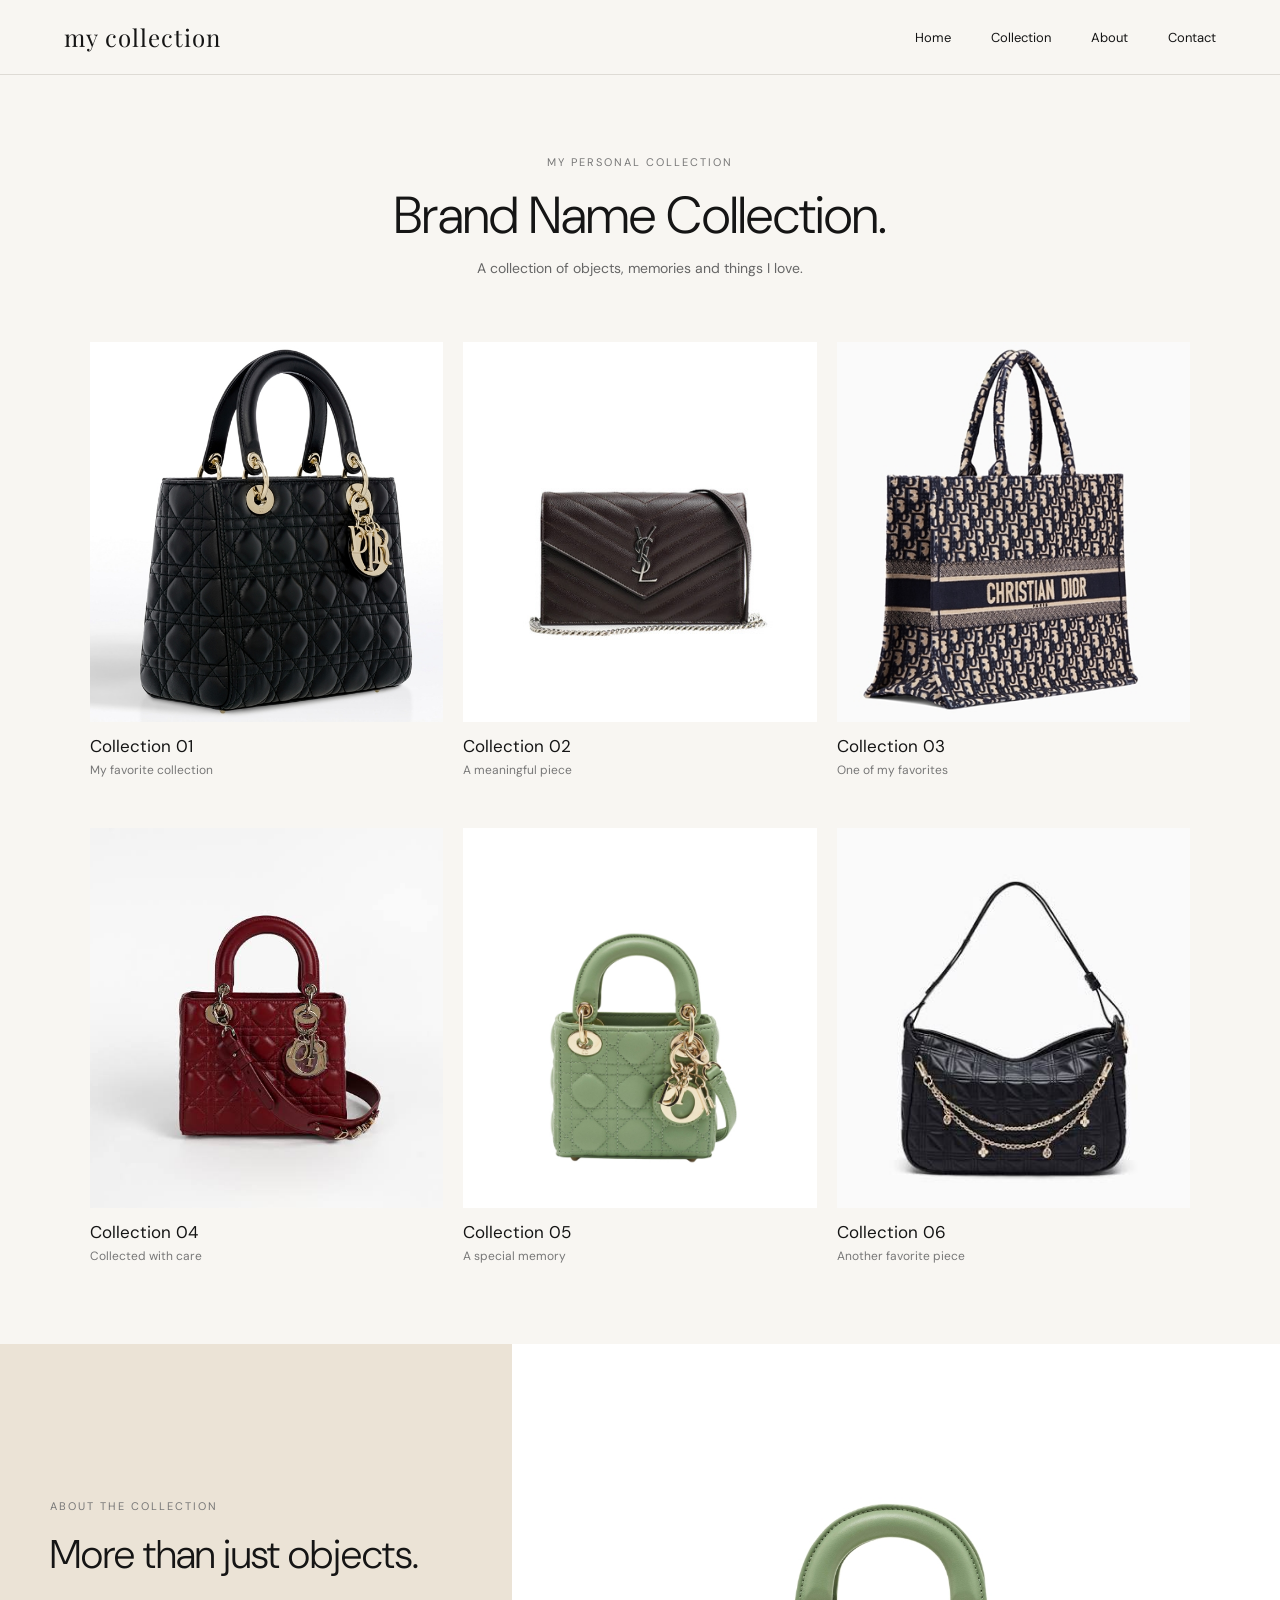
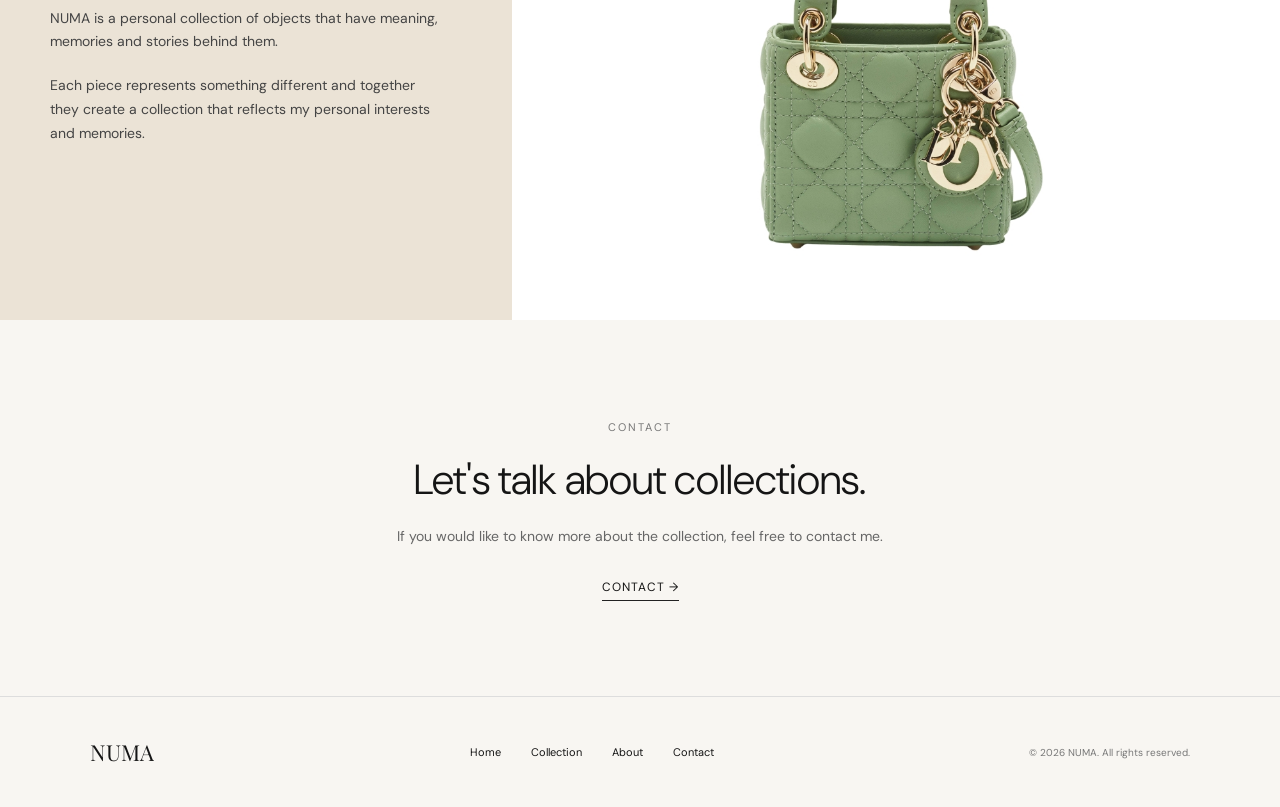
<file: 2 (2)/my-site/index.html>
<!DOCTYPE html>
<html lang="en">

<head>
    <meta charset="UTF-8">
    <meta name="viewport" content="width=device-width, initial-scale=1.0">

    <title>NUMA - My Collection</title>

    <link rel="stylesheet" href="css/style.css">

    <link rel="preconnect" href="https://fonts.googleapis.com">
    <link rel="preconnect" href="https://fonts.gstatic.com" crossorigin>

    <link href="https://fonts.googleapis.com/css2?family=DM+Sans:wght@300;400;500&family=Playfair+Display&display=swap" rel="stylesheet">
</head>

<body>

    <!-- NAVBAR -->

    <header class="navbar">

        <div class="logo">
            my collection
        </div>

        <nav class="menu">
            <a href="#home">Home</a>
            <a href="#collection">Collection</a>
            <a href="#about">About</a>
            <a href="#contact">Contact</a>
        </nav>

        <div class="menu-icon">
            ☰
        </div>

    </header>


    <!-- =========================
         HOME / COLLECTION
    ========================== -->

    <main id="home">

        <section class="collection">

            <div class="collection-header">

                <p class="subtitle">
                    MY PERSONAL COLLECTION
                </p>

                <h1>
                    Brand Name Collection.
                </h1>

                <p class="description">
                    A collection of objects, memories and things I love.
                </p>

            </div>


            <!-- GALLERY -->

            <div class="gallery">


                <!-- ITEM 01 -->

                <div class="collection-item">

                    <div class="image-box">

                        <img
                            src="images/item1.jpg"
                            alt="Collection Item 01"
                        >

                    </div>

                    <div class="item-info">

                        <h2>
                            Collection 01
                        </h2>

                        <p>
                            My favorite collection
                        </p>

                    </div>

                </div>


                <!-- ITEM 02 -->

                <div class="collection-item">

                    <div class="image-box">

                        <img
                            src="images/item2.jpg"
                            alt="Collection Item 02"
                        >

                    </div>

                    <div class="item-info">

                        <h2>
                            Collection 02
                        </h2>

                        <p>
                            A meaningful piece
                        </p>

                    </div>

                </div>


                <!-- ITEM 03 -->

                <div class="collection-item">

                    <div class="image-box">

                        <img
                            src="images/item3.jpg"
                            alt="Collection Item 03"
                        >

                    </div>

                    <div class="item-info">

                        <h2>
                            Collection 03
                        </h2>

                        <p>
                            One of my favorites
                        </p>

                    </div>

                </div>


                <!-- ITEM 04 -->

                <div class="collection-item">

                    <div class="image-box">

                        <img
                            src="images/item4.jpg"
                            alt="Collection Item 04"
                        >

                    </div>

                    <div class="item-info">

                        <h2>
                            Collection 04
                        </h2>

                        <p>
                            Collected with care
                        </p>

                    </div>

                </div>


                <!-- ITEM 05 -->

                <div class="collection-item">

                    <div class="image-box">

                        <img
                            src="images/item5.jpg"
                            alt="Collection Item 05"
                        >

                    </div>

                    <div class="item-info">

                        <h2>
                            Collection 05
                        </h2>

                        <p>
                            A special memory
                        </p>

                    </div>

                </div>


                <!-- ITEM 06 -->

                <div class="collection-item">

                    <div class="image-box">

                        <img
                            src="images/item6.jpg"
                            alt="Collection Item 06"
                        >

                    </div>

                    <div class="item-info">

                        <h2>
                            Collection 06
                        </h2>

                        <p>
                            Another favorite piece
                        </p>

                    </div>

                </div>

            </div>

        </section>


        <!-- =========================
             ABOUT
        ========================== -->

        <section class="about" id="about">

            <div class="about-text">

                <p class="subtitle">
                    ABOUT THE COLLECTION
                </p>

                <h2>
                    More than just objects.
                </h2>

                <p>
                    NUMA is a personal collection of objects
                    that have meaning, memories and stories
                    behind them.
                </p>

                <p>
                    Each piece represents something different
                    and together they create a collection that
                    reflects my personal interests and memories.
                </p>

            </div>


            <div class="about-image">

                <img
                    src="images/item5.jpg"
                    alt="About collection"
                >

            </div>

        </section>


        <!-- =========================
             CONTACT
        ========================== -->

        <section class="contact" id="contact">

            <p class="subtitle">
                CONTACT
            </p>

            <h2>
                Let's talk about collections.
            </h2>

            <p>
                If you would like to know more about
                the collection, feel free to contact me.
            </p>

            <a href="mailto:hello@numa.com">
                CONTACT →
            </a>

        </section>

    </main>


    <!-- FOOTER -->

    <footer class="footer">

        <div class="footer-logo">
            NUMA
        </div>

        <div class="footer-links">

            <a href="#home">Home</a>
            <a href="#collection">Collection</a>
            <a href="#about">About</a>
            <a href="#contact">Contact</a>

        </div>

        <p>
            © 2026 NUMA. All rights reserved.
        </p>

    </footer>

</body>
</html>
</file>
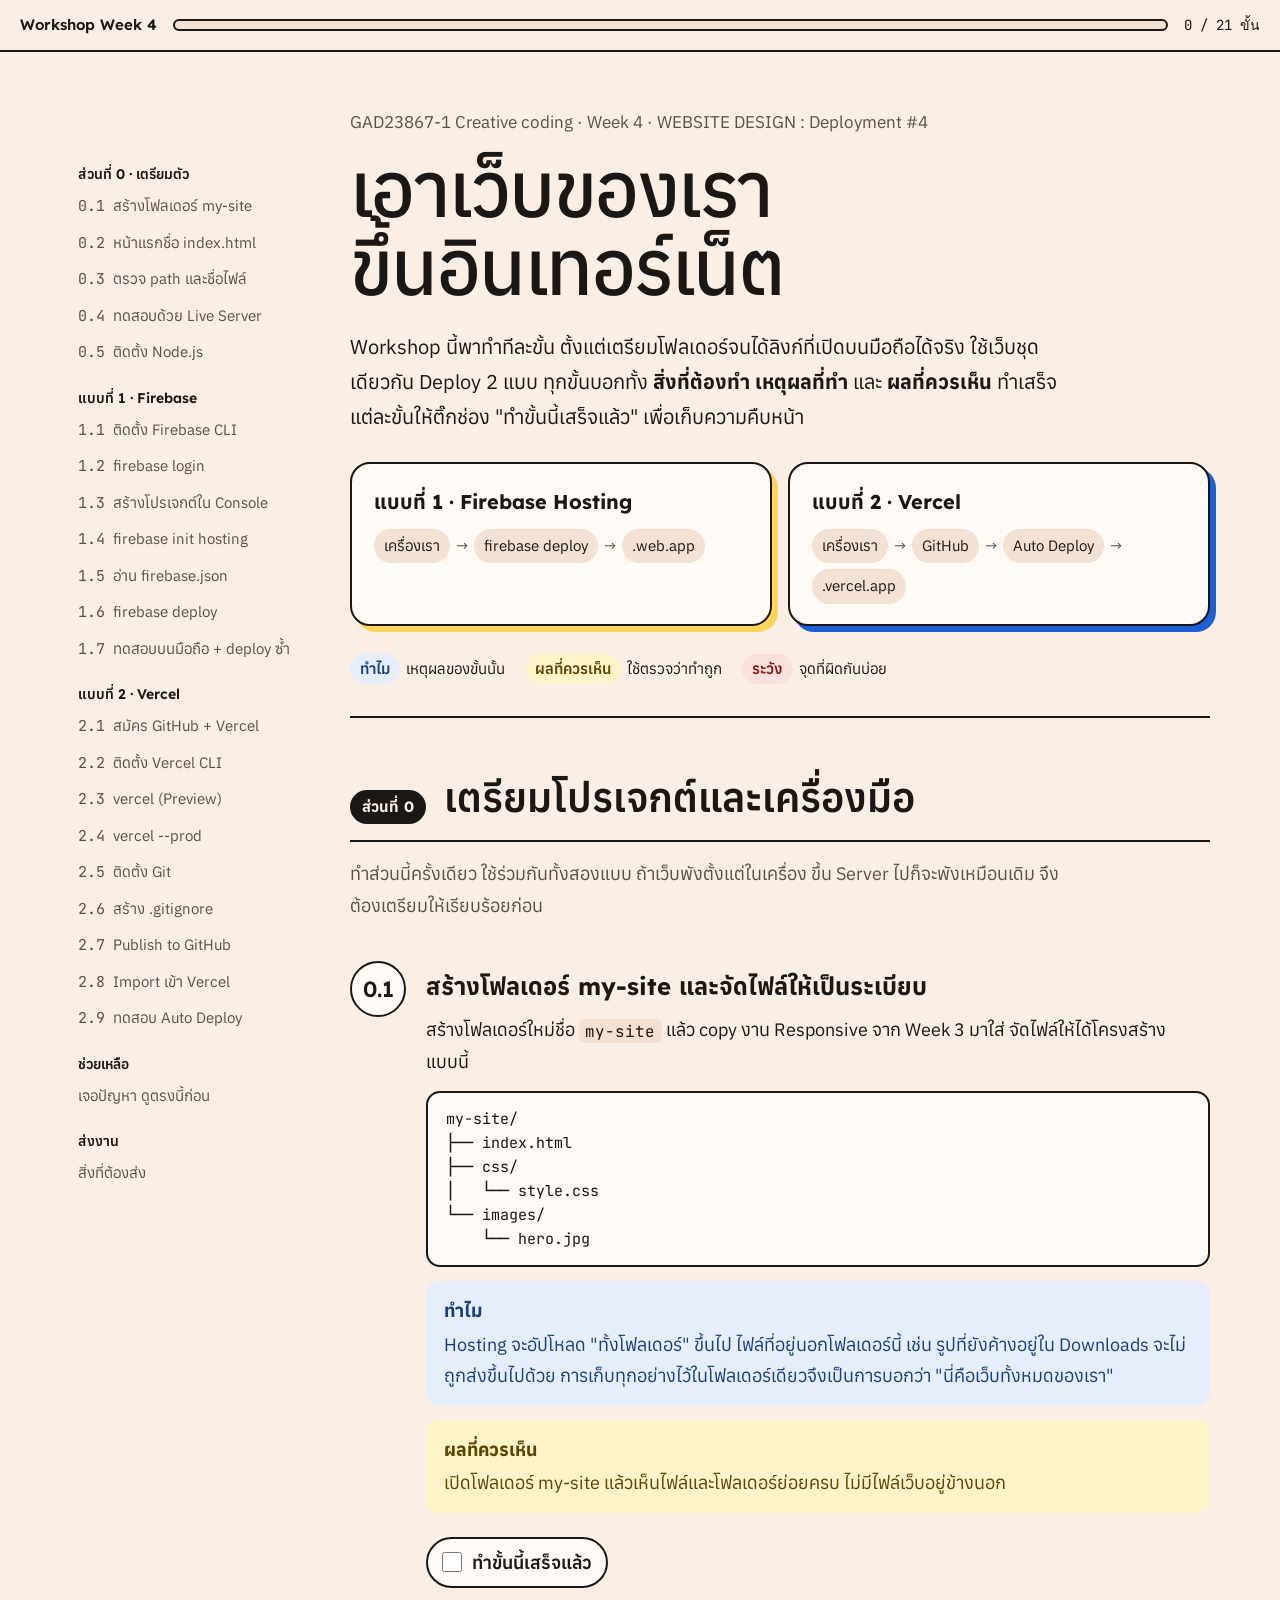
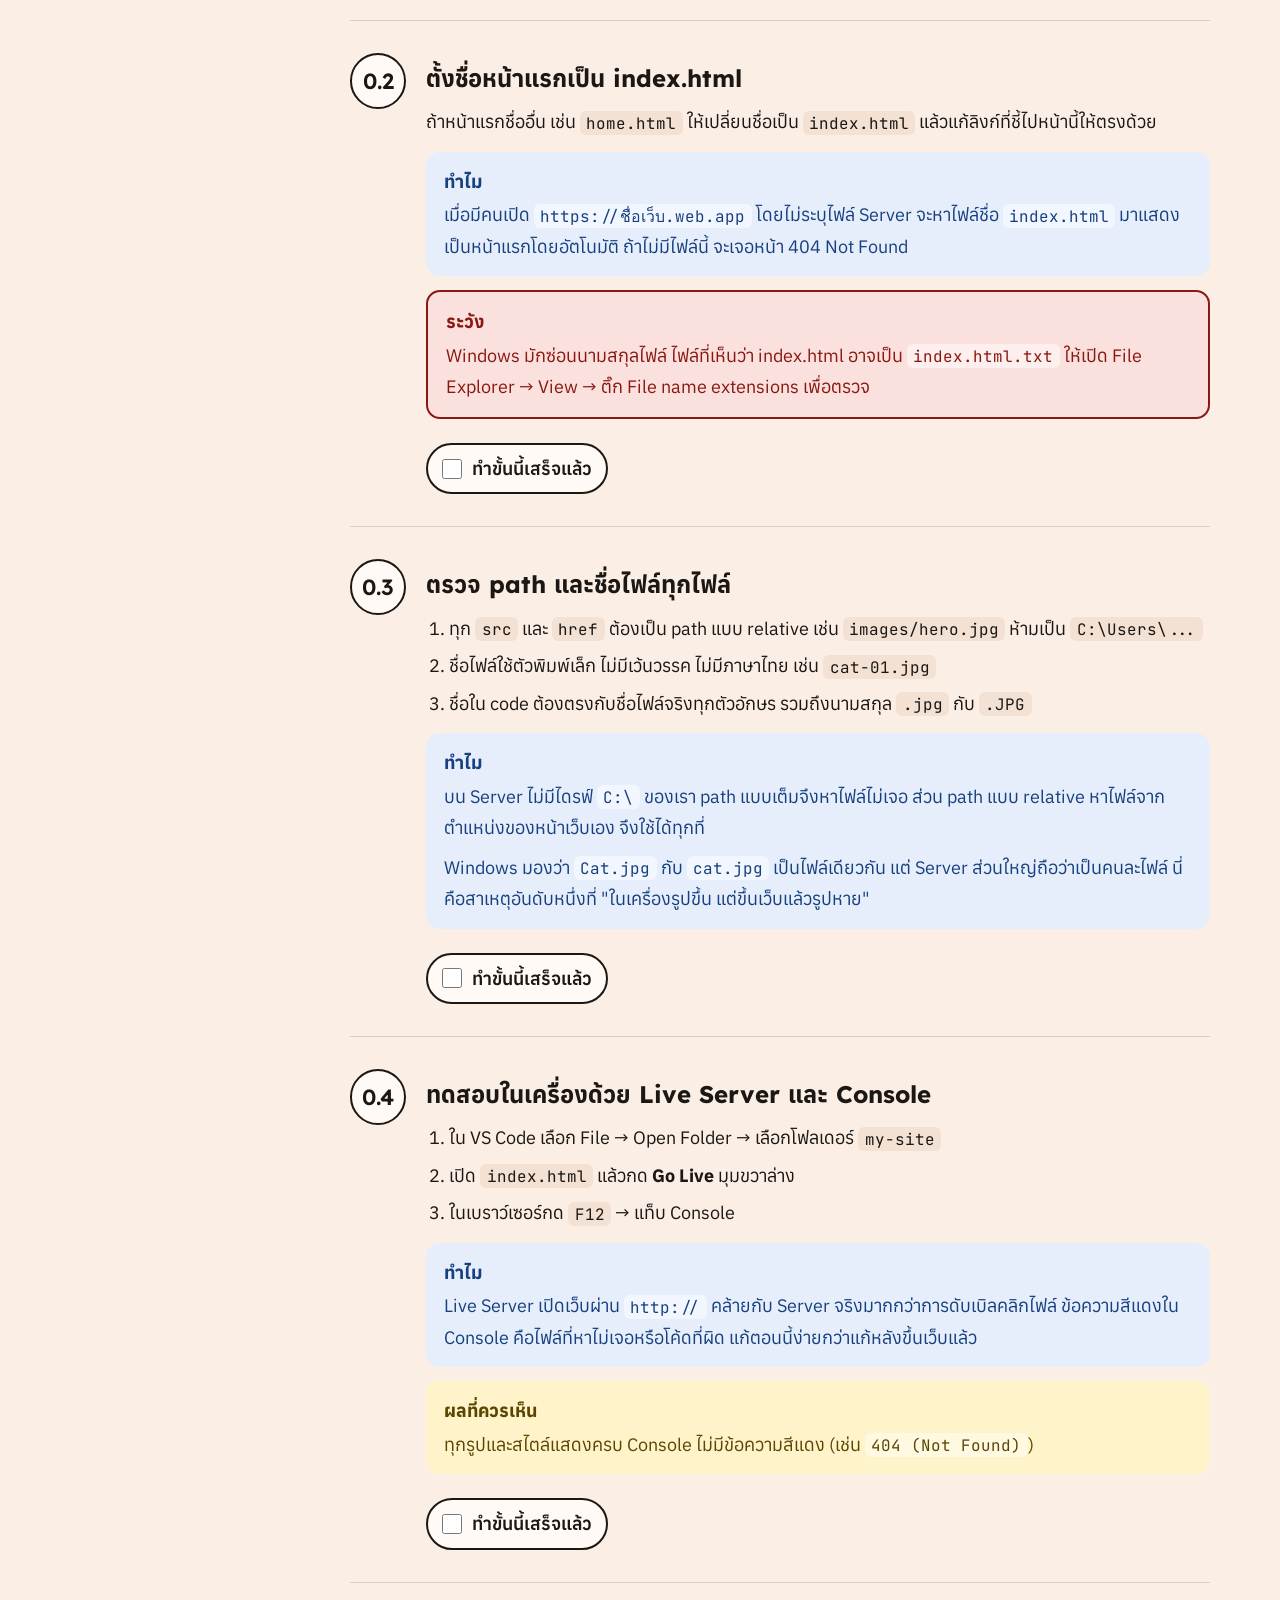
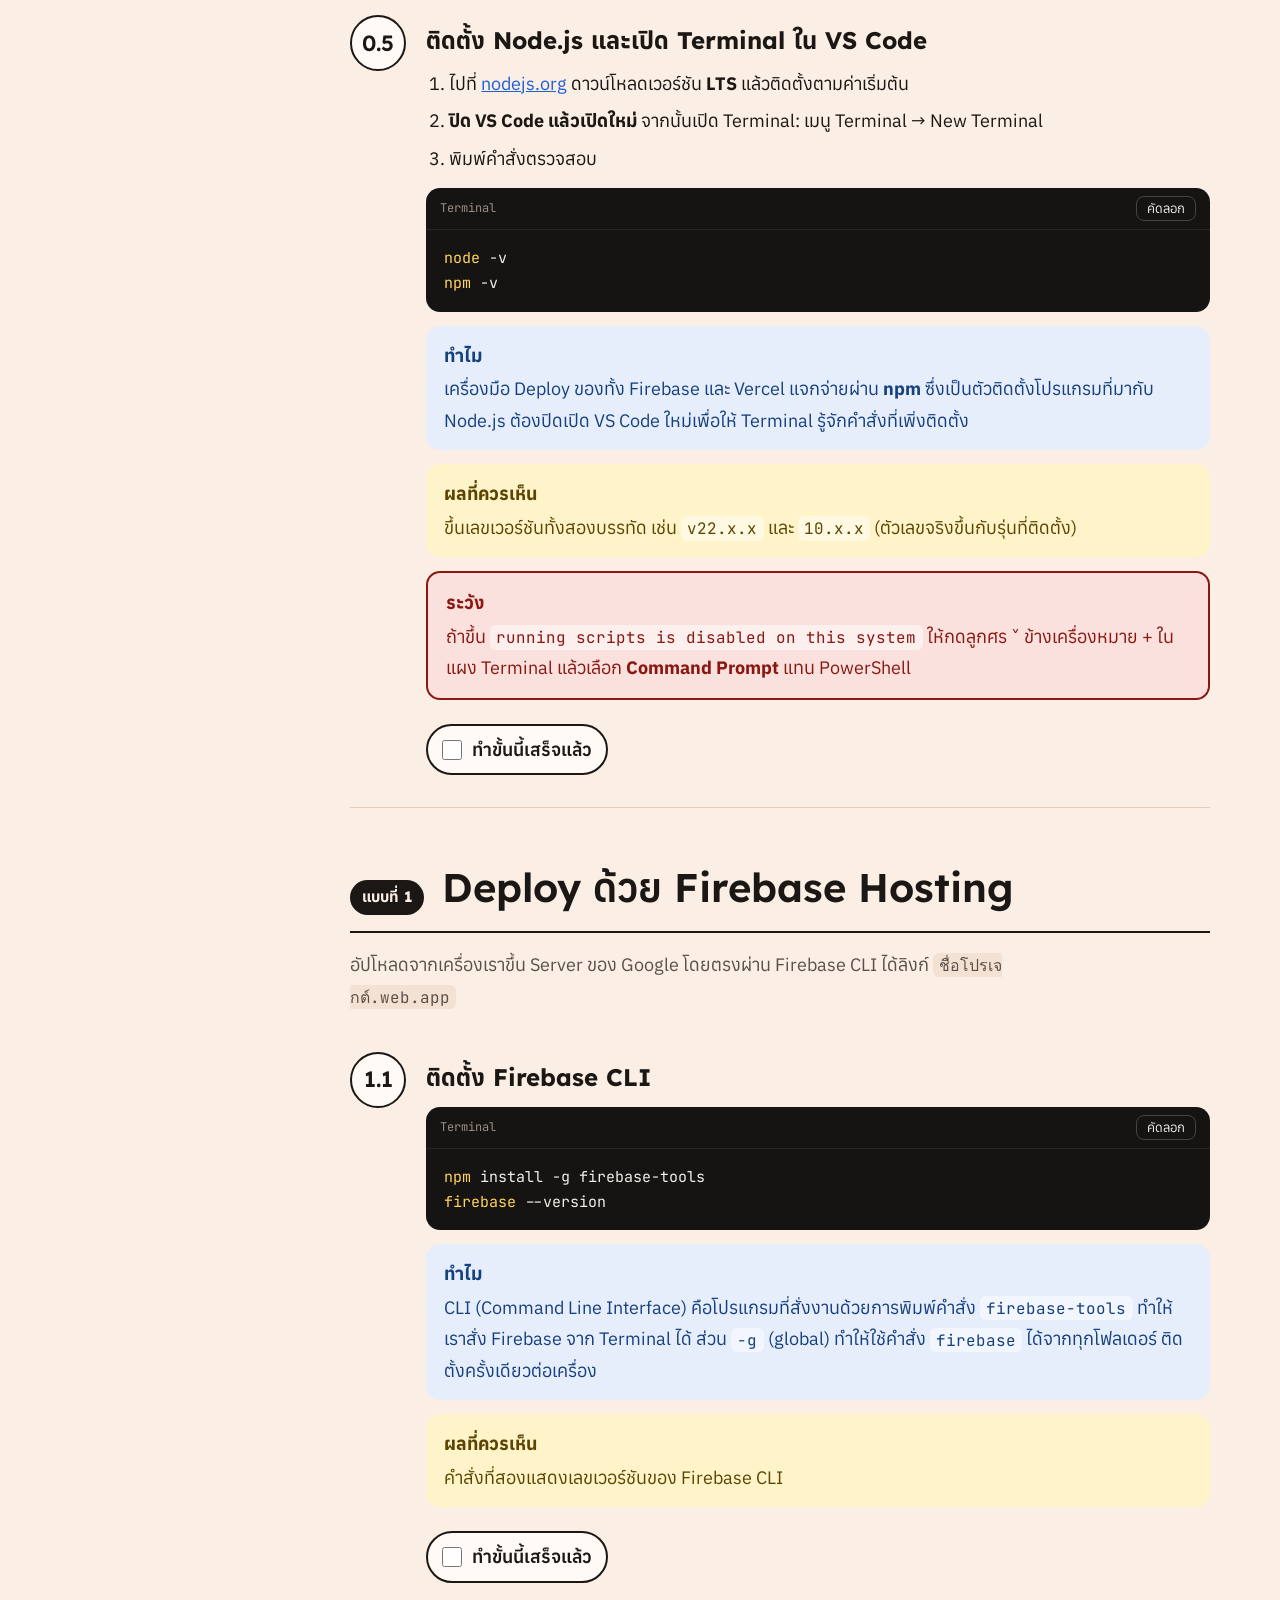
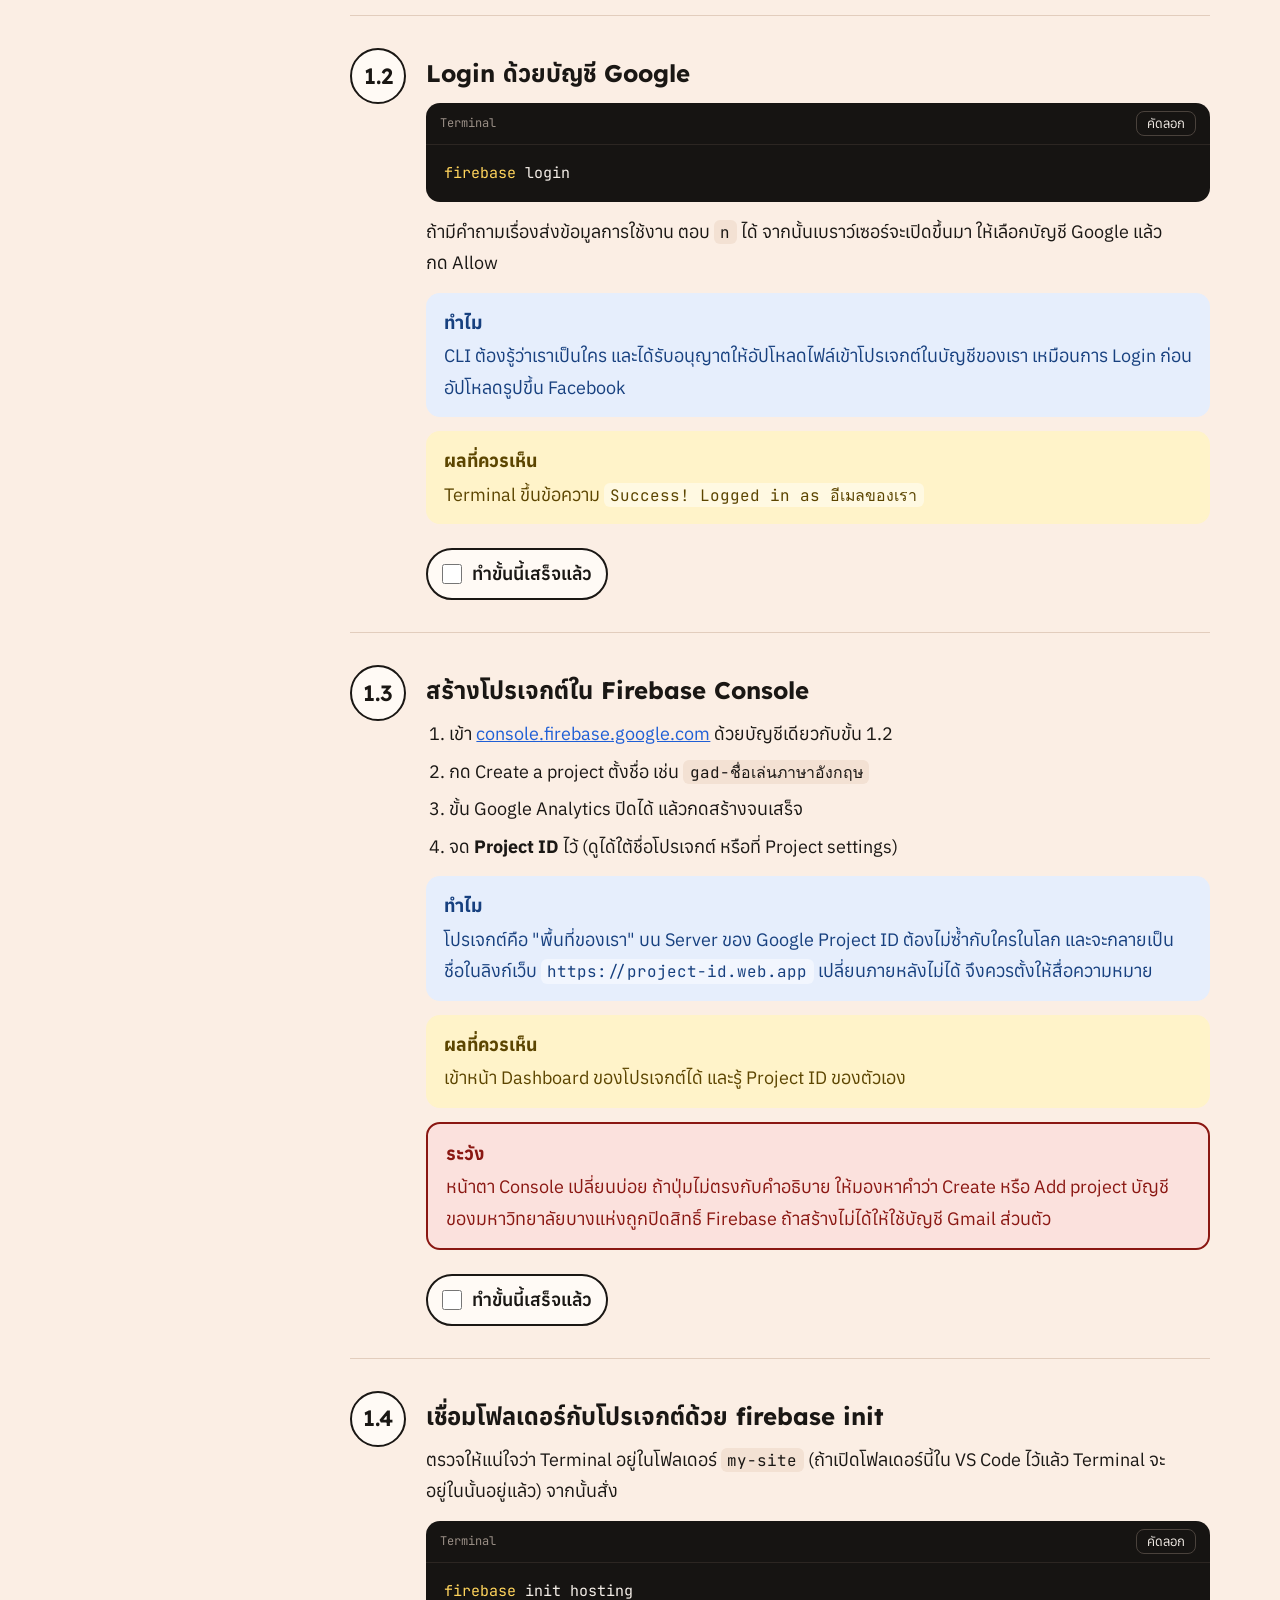
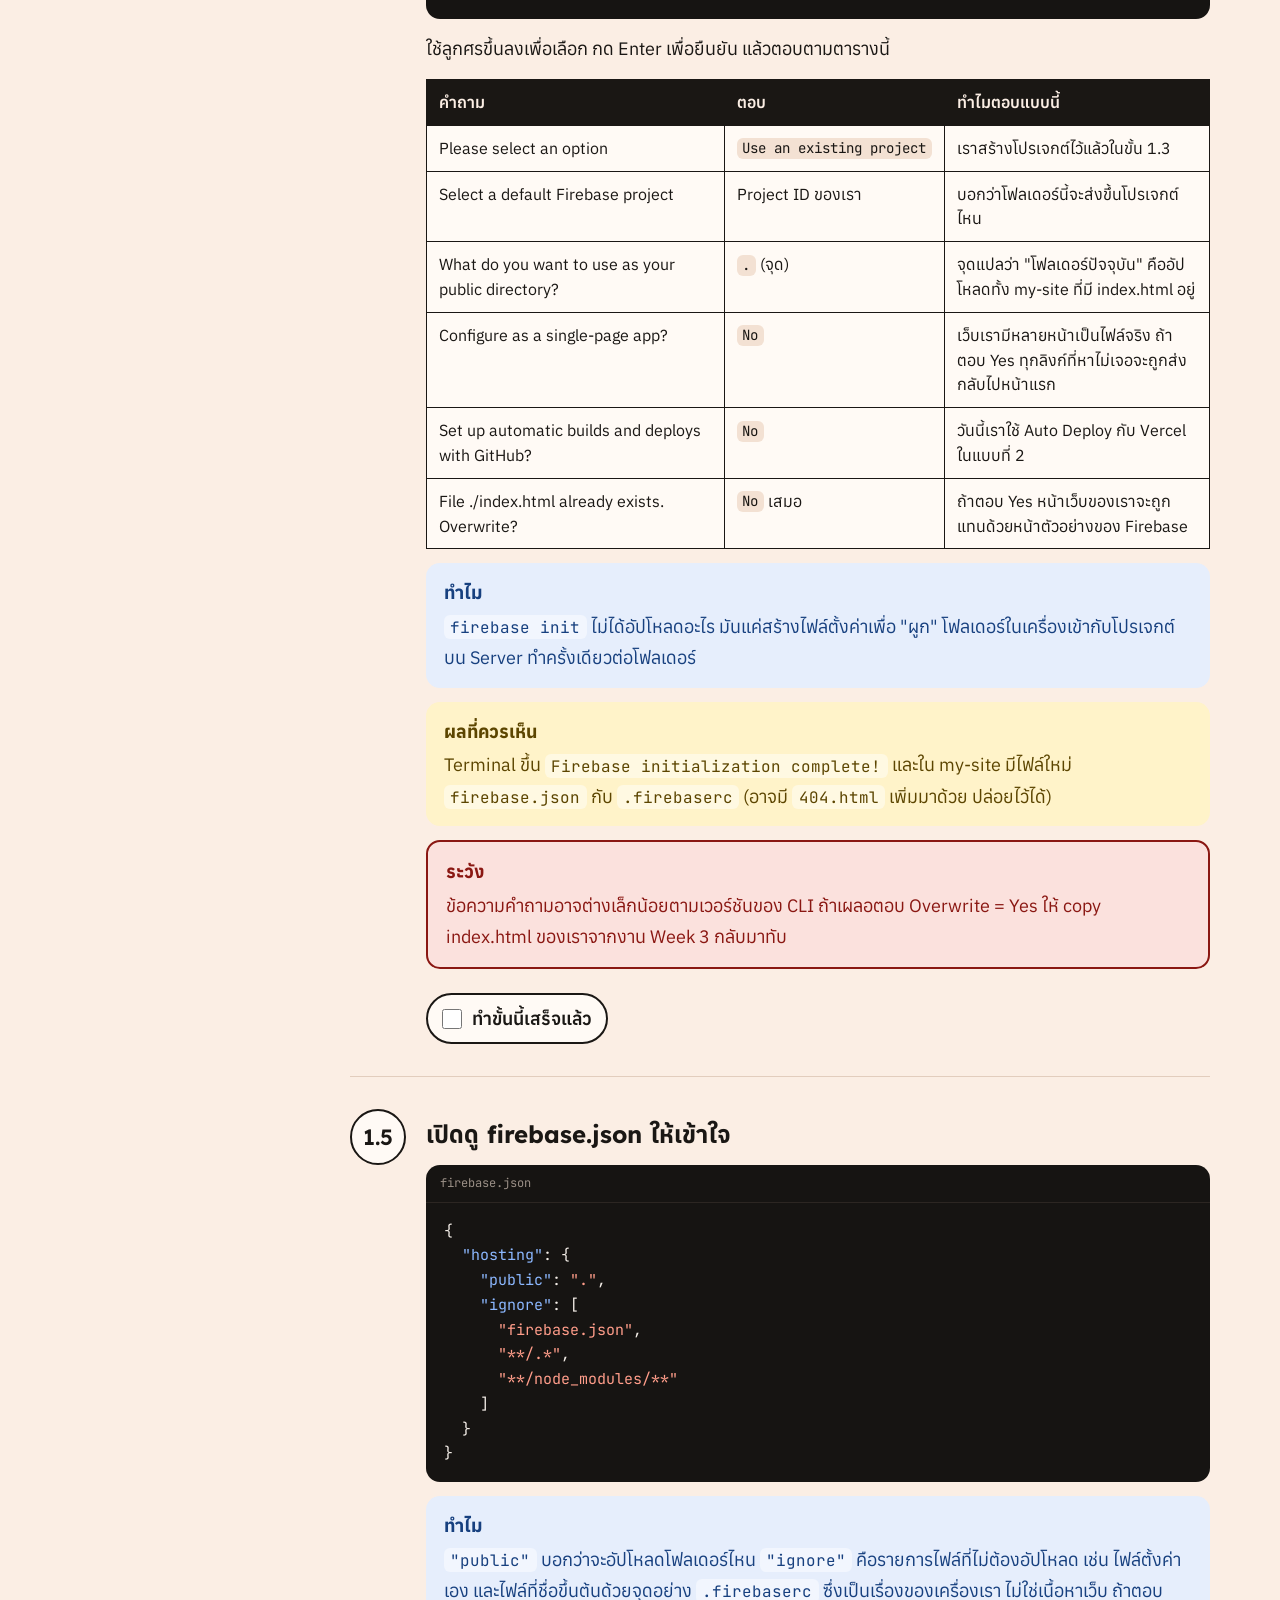
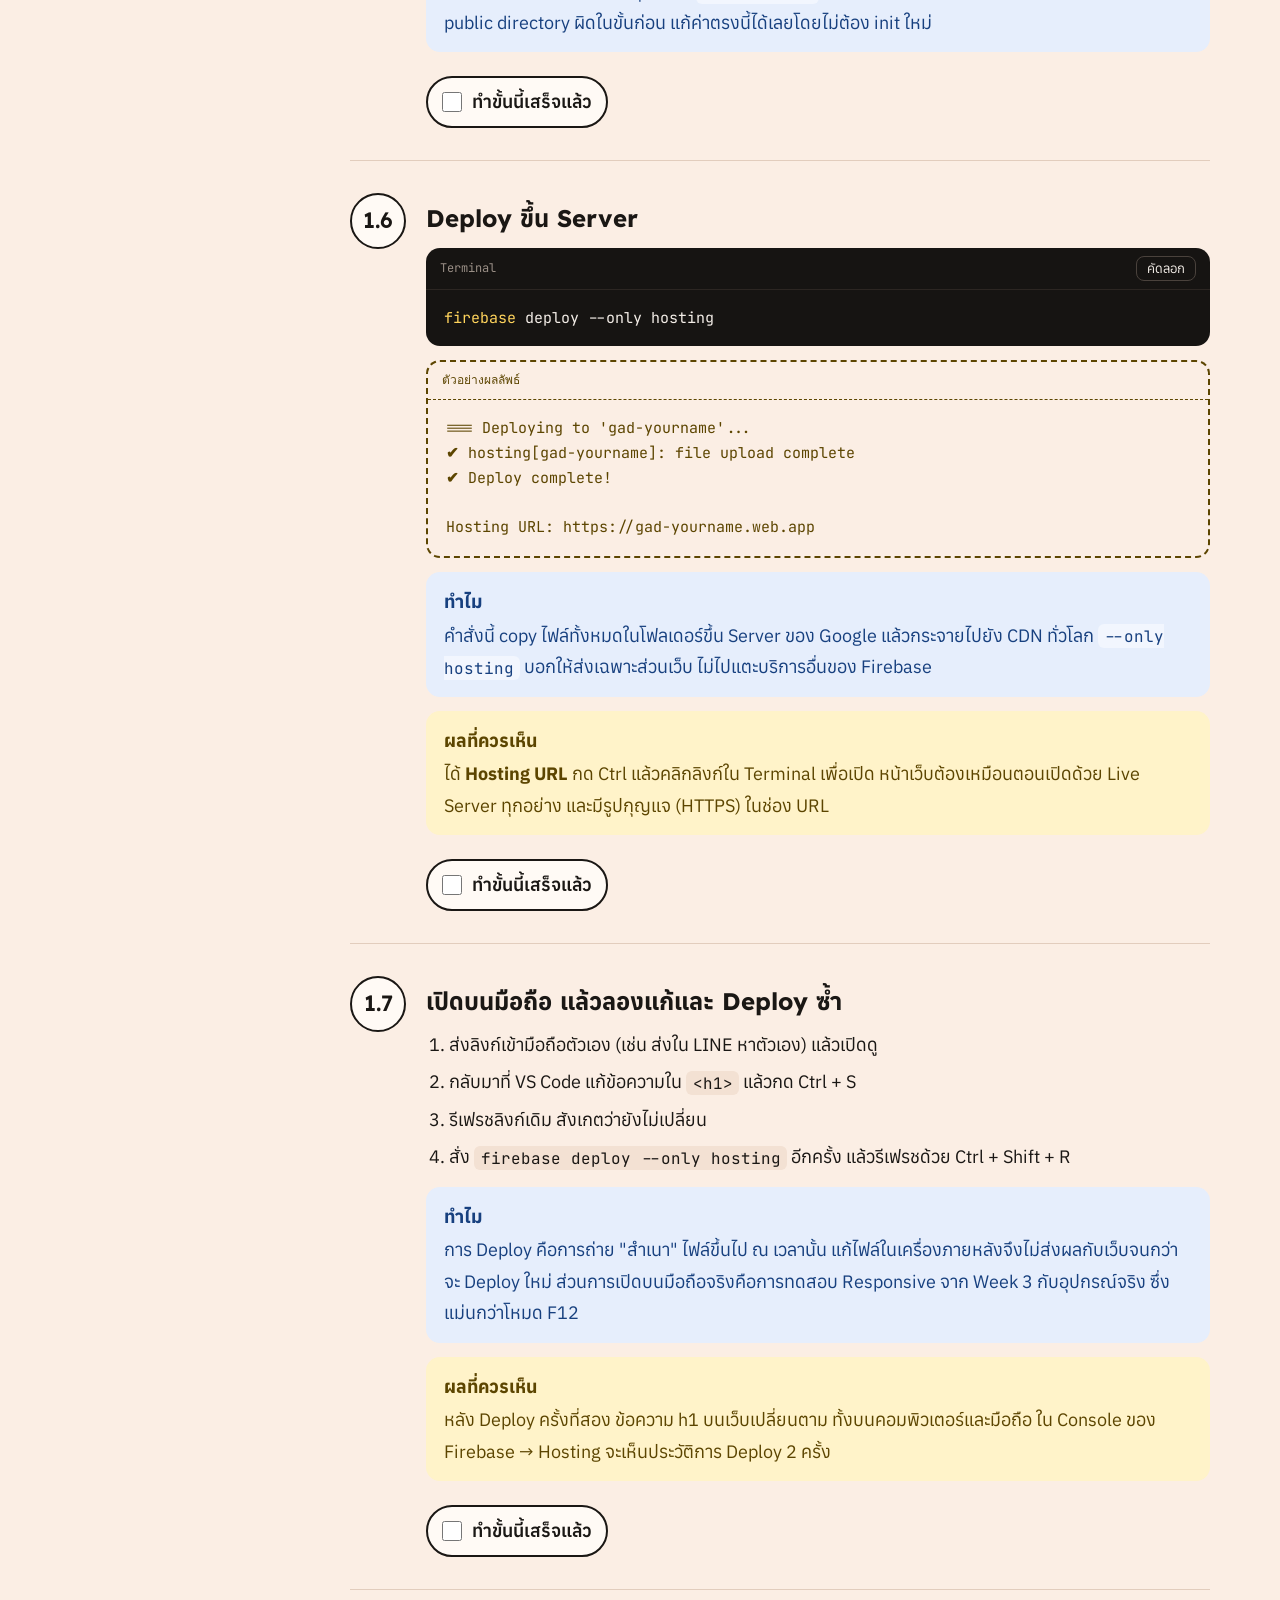
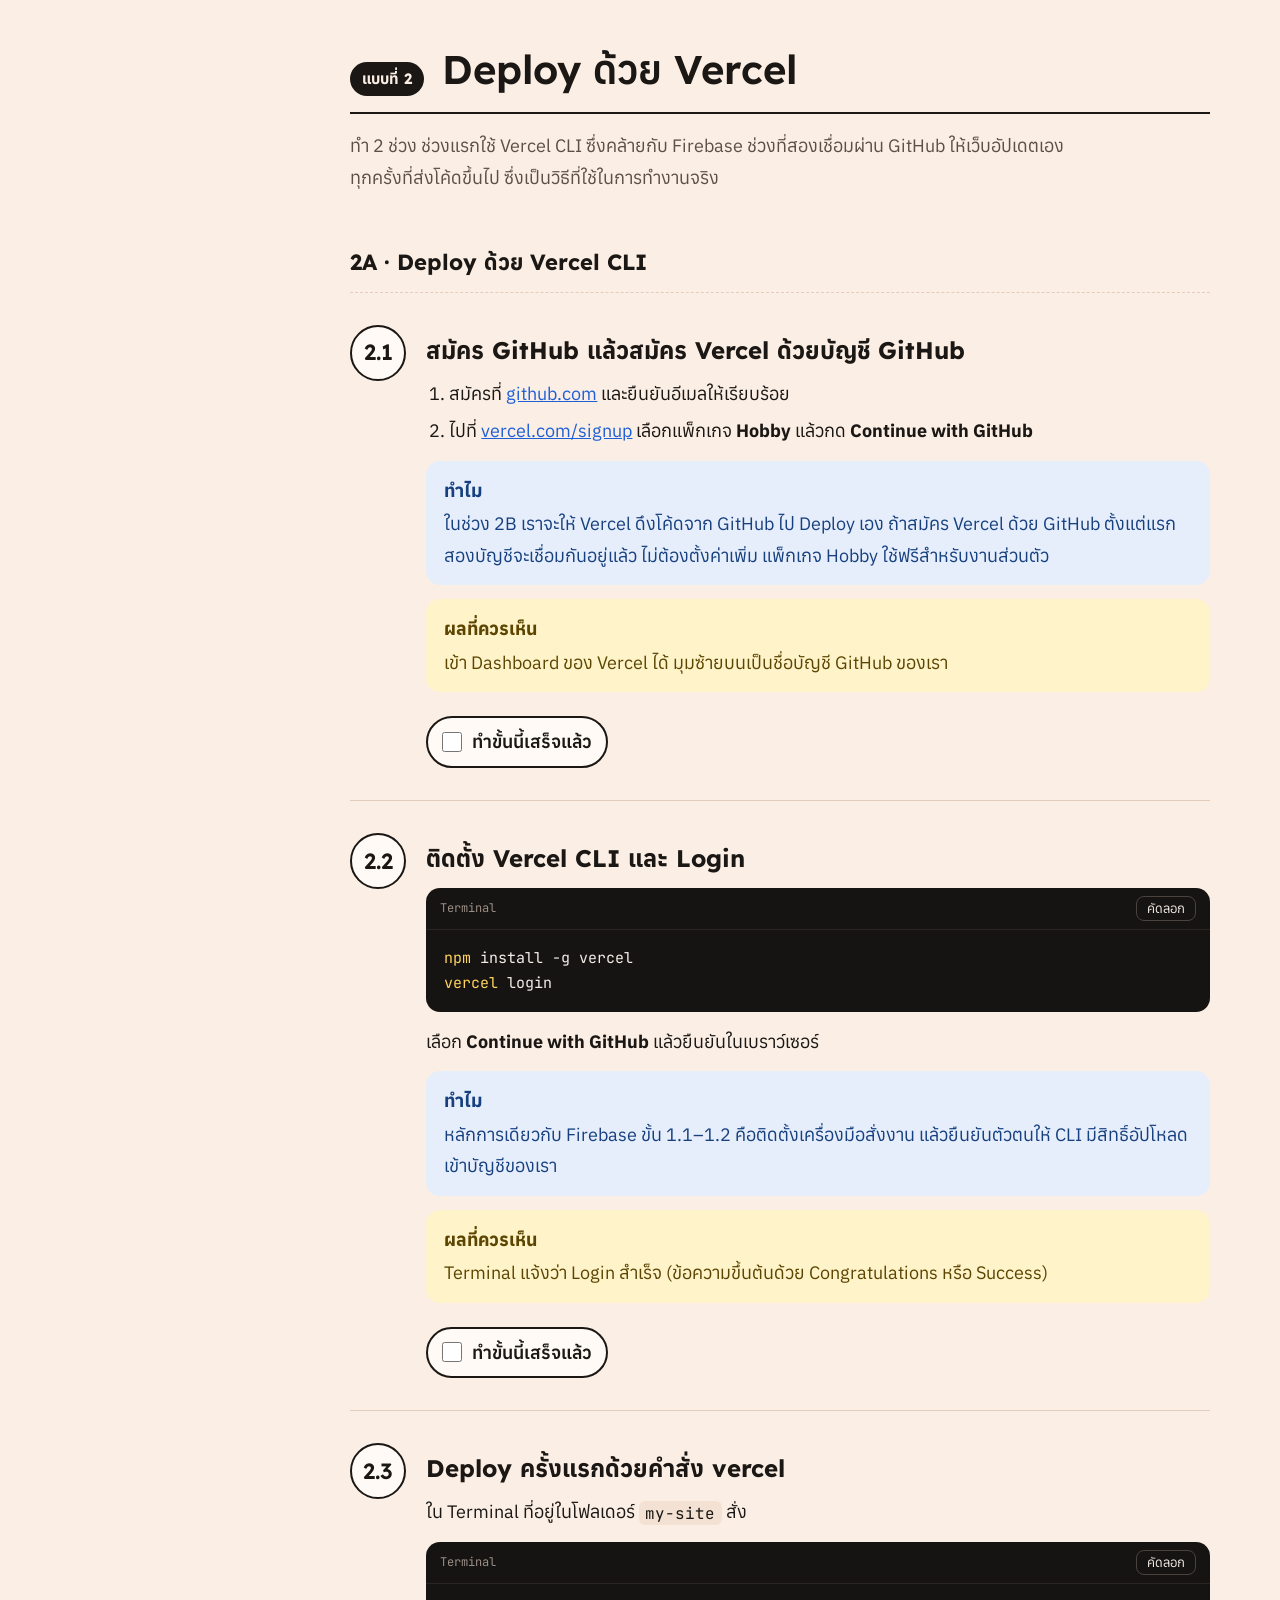
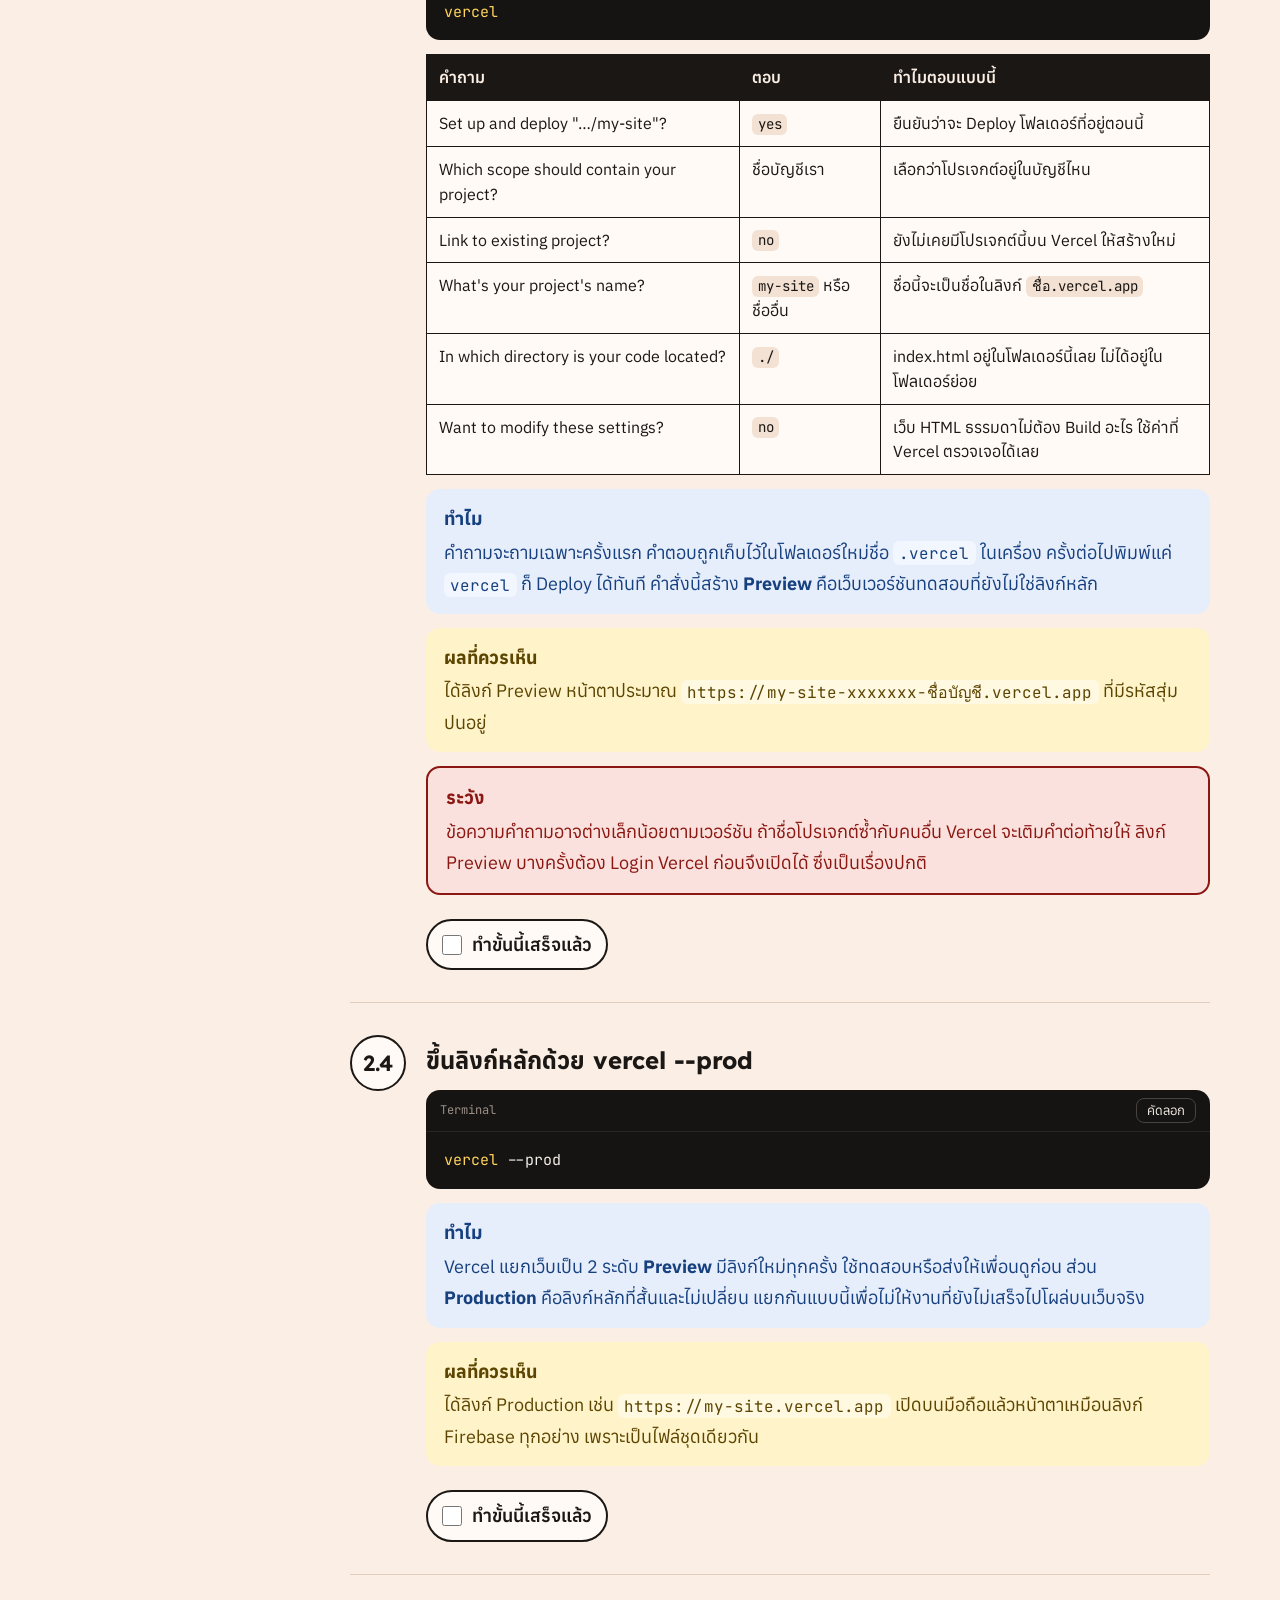
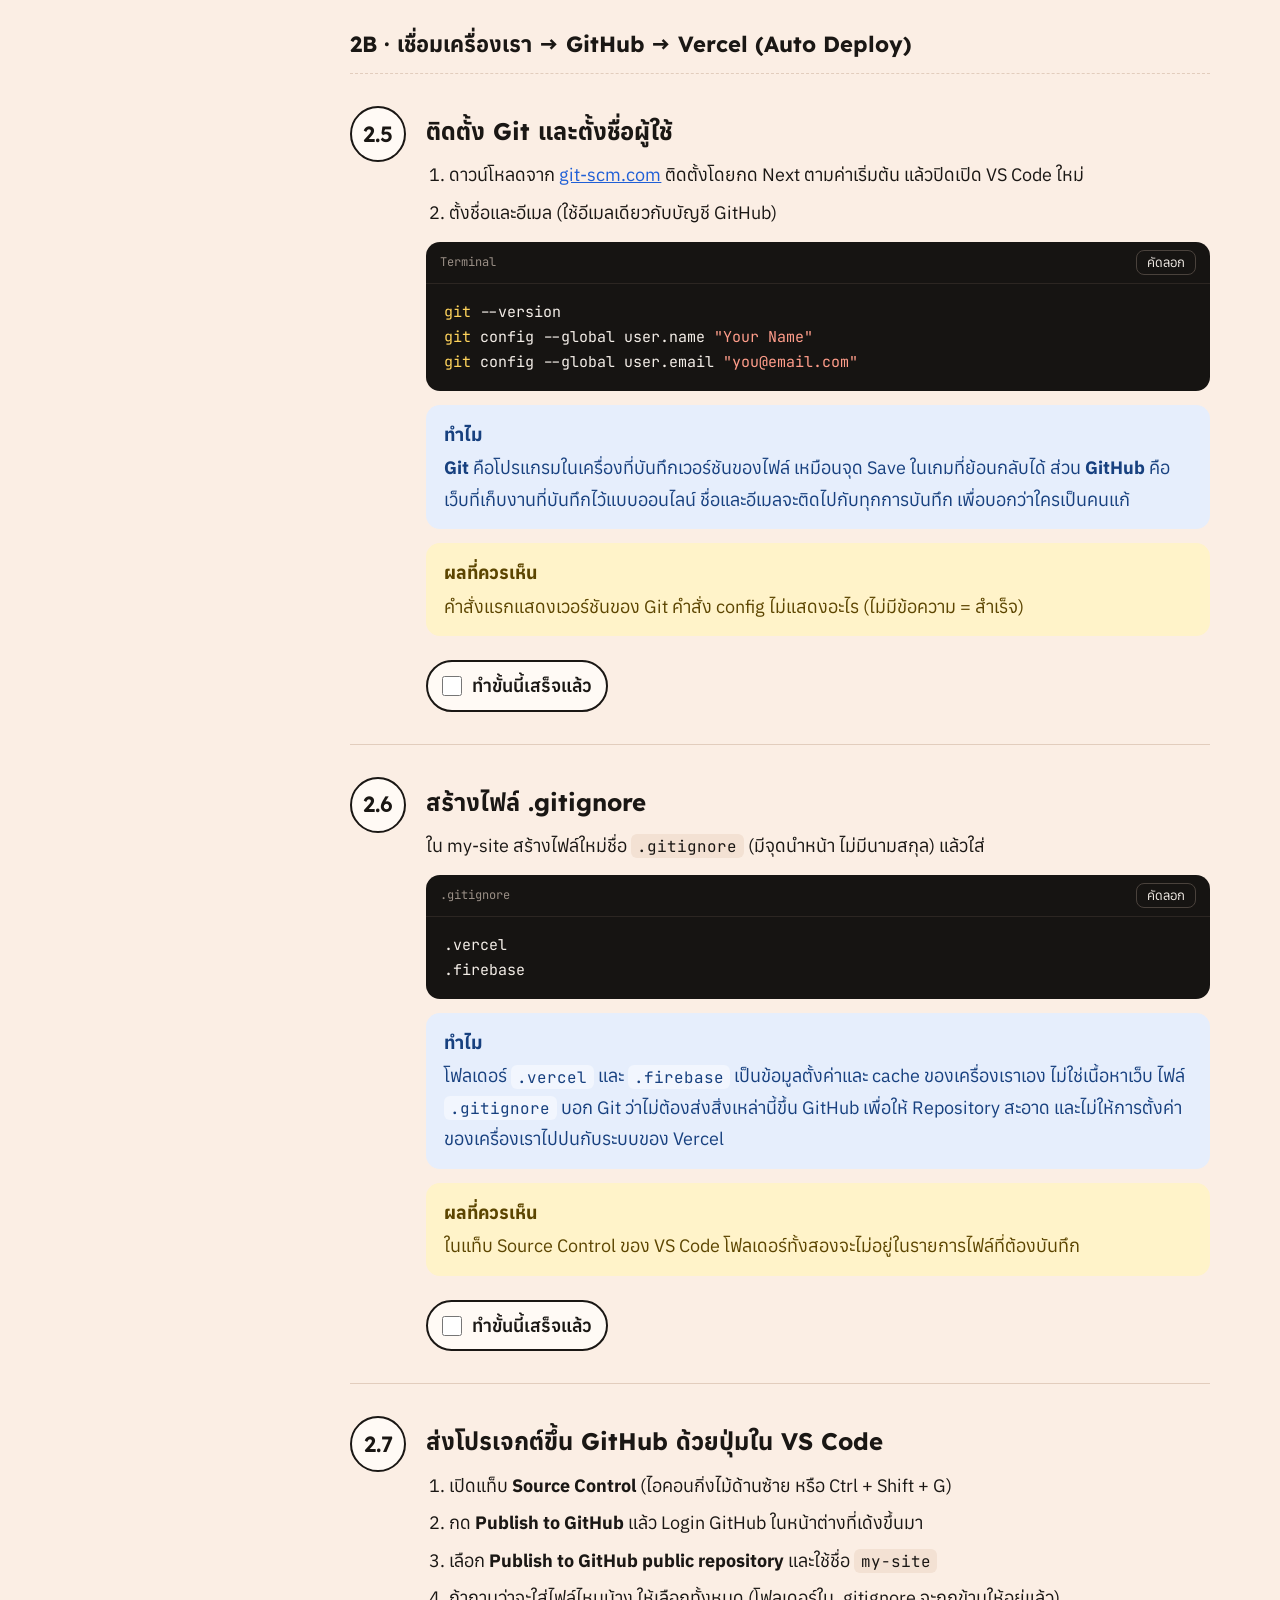
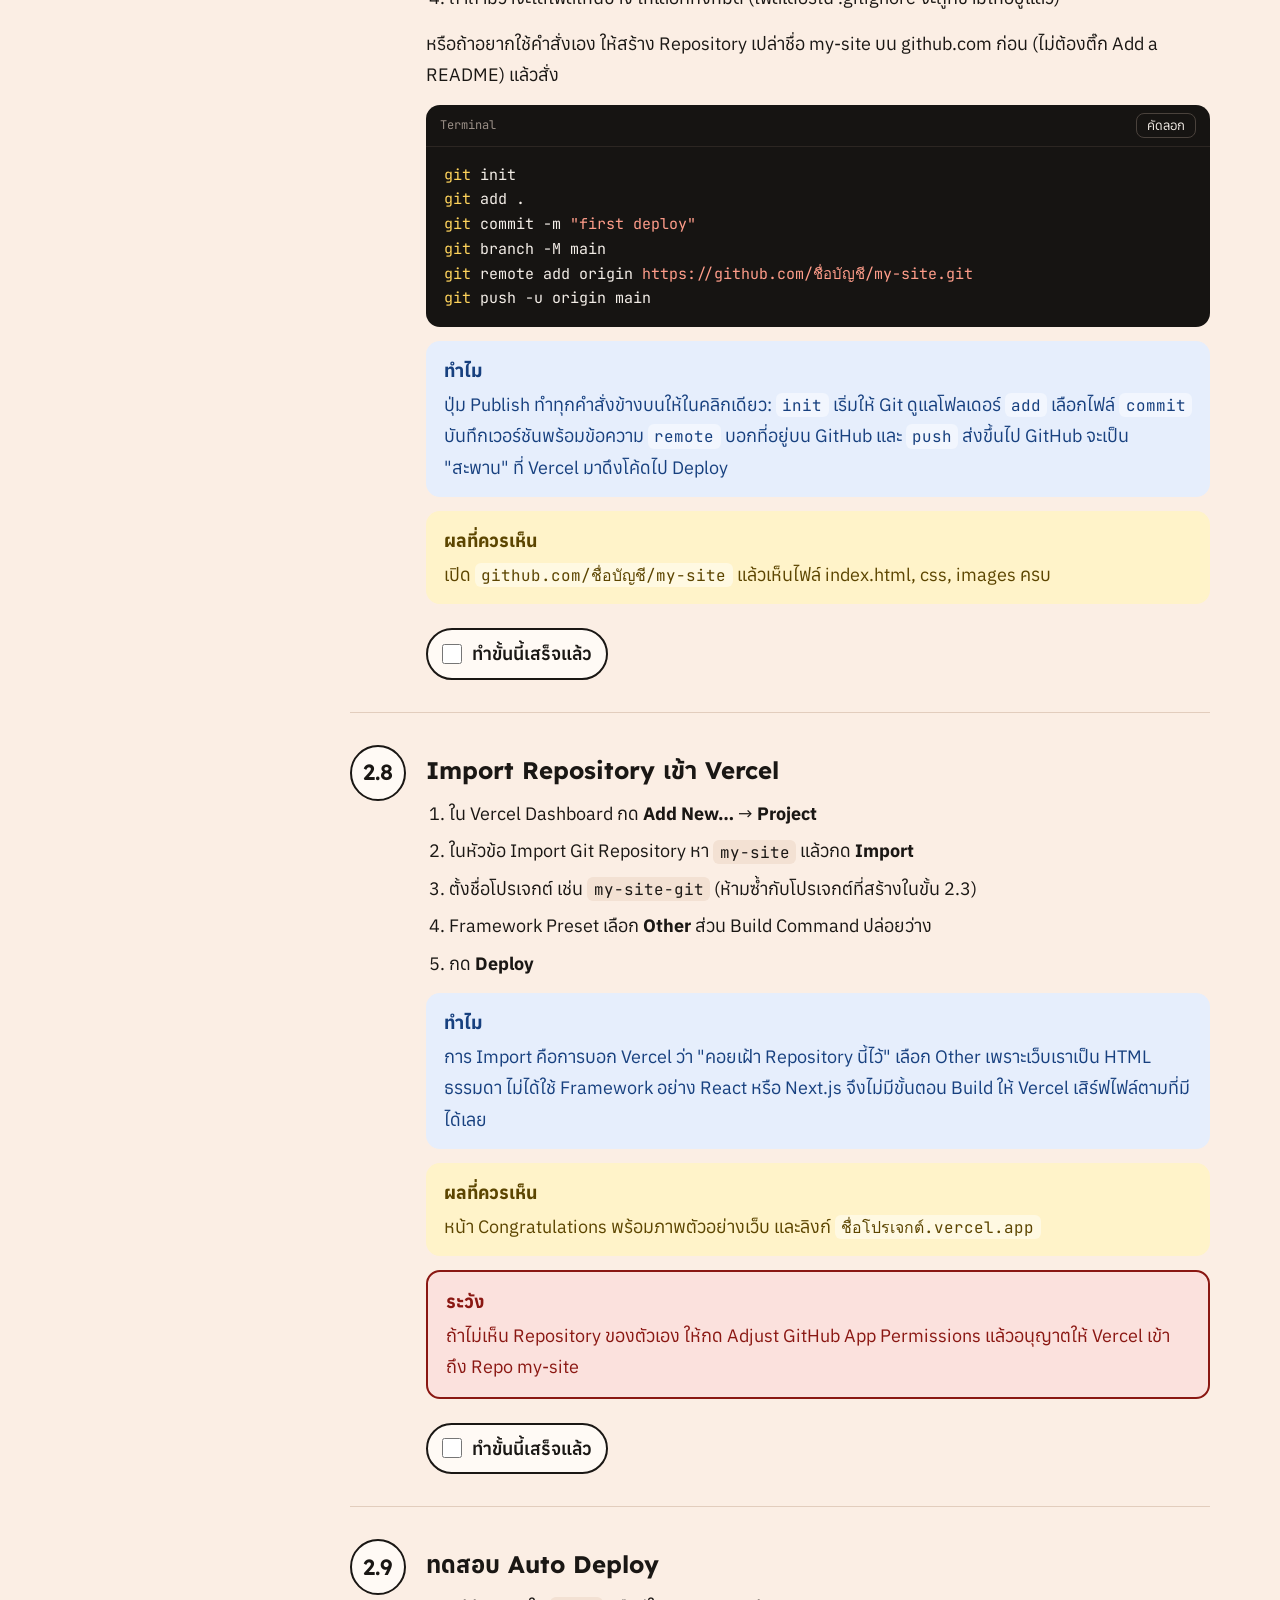
<file: week4-deploy-workshop.html>
<!DOCTYPE html>
<html lang="th">
<head>
<meta charset="UTF-8">
<meta name="viewport" content="width=device-width, initial-scale=1, viewport-fit=cover">
<title>Workshop Week 4 · Deploy เว็บด้วย Firebase และ Vercel</title>
<link rel="preconnect" href="https://fonts.googleapis.com">
<link rel="preconnect" href="https://fonts.gstatic.com" crossorigin>
<link href="https://fonts.googleapis.com/css2?family=Anuphan:wght@300..700&family=Lexend:wght@400..700&family=JetBrains+Mono:wght@400..700&display=swap" rel="stylesheet">
<style>
:root{
  --bg:#FBEEE4; --bg-alt:#F3E1D3; --surface:#FFFAF5; --ink:#1A1714; --muted:#5A5048; --line:#E2CDBD;
  --blue:#1F5FD6; --red:#C8201A; --yellow:#FFD45C; --purple:#7A5A82;
  --term-bg:#161412; --term-ink:#F3EDE7; --term-dim:#9A8F86; --term-cmd:#FFD45C; --term-q:#8CB8FF; --term-a:#FF9D8A; --term-ok:#9BD48C;
  --why-bg:#E6EEFC; --why-ink:#17407F; --result-bg:#FFF3C9; --result-ink:#5C4500; --warn-bg:#FBE1DD; --warn-ink:#8A1712;
  --sans:'Anuphan', Tahoma, 'Noto Sans Thai', sans-serif; --display:'Lexend', 'Anuphan', Arial, sans-serif; --mono:'JetBrains Mono', Consolas, 'Courier New', monospace;
  color-scheme:light;
}
@media (prefers-color-scheme: dark){
  :root{
    --bg:#1B1815; --bg-alt:#25201C; --surface:#221E1A; --ink:#F3EADF; --muted:#BFB2A6; --line:#3A322C;
    --blue:#8CB0FF; --red:#FF8A7A; --yellow:#FFD45C; --purple:#C9A8D1;
    --term-bg:#0F0D0C;
    --why-bg:#1C2A44; --why-ink:#C9DAFF; --result-bg:#3A3015; --result-ink:#FFE7A0; --warn-bg:#411D19; --warn-ink:#FFC2B8;
    color-scheme:dark;
  }
}
*{box-sizing:border-box}
:root{padding-top:env(safe-area-inset-top,0px); padding-bottom:env(safe-area-inset-bottom,0px)}
html{scroll-behavior:smooth; scroll-padding-top:calc(env(safe-area-inset-top,0px) + 72px)}
@media (prefers-reduced-motion: reduce){html{scroll-behavior:auto}}
body{margin:0; background:var(--bg); color:var(--ink); font-family:var(--sans); font-size:18px; line-height:1.75; -webkit-text-size-adjust:100%}
a{color:var(--blue)}
:focus-visible{outline:3px solid var(--blue); outline-offset:3px; border-radius:6px}
code{font-family:var(--mono); font-size:.88em; background:var(--bg-alt); padding:.1em .4em; border-radius:6px; overflow-wrap:anywhere}

/* progress */
.topbar{position:sticky; top:0; z-index:20; background:var(--bg); border-bottom:2px solid var(--ink); padding:12px 20px; display:flex; align-items:center; gap:16px; padding-top:calc(12px + env(safe-area-inset-top,0px))}
body::before{content:""; position:fixed; inset:0 0 auto; height:env(safe-area-inset-top,0px); background:var(--bg); z-index:30}
.topbar .course{font-family:var(--display); font-weight:600; font-size:15px; white-space:nowrap}
.bar{flex:1; height:12px; background:var(--bg-alt); border:2px solid var(--ink); border-radius:999px; overflow:hidden}
.bar span{display:block; height:100%; width:0; background:var(--yellow); transition:width .3s}
.count{font-family:var(--mono); font-size:14px; white-space:nowrap}

/* layout */
.wrap{max-width:1180px; margin:0 auto; padding:0 20px; display:grid; grid-template-columns:1fr; gap:40px}
@media (min-width:1080px){ .wrap{grid-template-columns:240px minmax(0,1fr)} }
nav.toc{display:none}
@media (min-width:1080px){
  nav.toc{display:block; position:sticky; top:96px; align-self:start; padding-top:48px; font-size:15px; line-height:1.5}
  nav.toc ol{list-style:none; margin:0; padding:0}
  nav.toc li{margin:0 0 6px}
  nav.toc a{color:var(--muted); text-decoration:none; display:flex; gap:8px; padding:4px 8px; border-radius:8px}
  nav.toc a:hover{background:var(--bg-alt); color:var(--ink)}
  nav.toc a.done{color:var(--ink)}
  nav.toc a.done::after{content:"✓"; margin-left:auto; color:var(--blue); font-weight:700}
  nav.toc .grp{font-family:var(--display); font-weight:600; color:var(--ink); margin:20px 0 6px 8px; font-size:14px}
}
main{min-width:0; padding-bottom:96px}

/* hero */
.hero{padding:56px 0 32px; border-bottom:2px solid var(--ink)}
.hero .sub{font-size:17px; color:var(--muted); margin:0 0 12px}
.hero h1{font-family:var(--display); font-weight:500; font-size:clamp(40px,7vw,76px); line-height:1.02; letter-spacing:-.02em; margin:0 0 24px}
.hero p.lead{font-size:20px; max-width:62ch; margin:0 0 28px}
.routes{display:grid; gap:16px; grid-template-columns:1fr}
@media (min-width:720px){.routes{grid-template-columns:1fr 1fr}}
.route{border:2px solid var(--ink); border-radius:20px; padding:20px 22px; background:var(--surface)}
.route h2{font-family:var(--display); font-size:20px; margin:0 0 10px}
.route .chain{display:flex; flex-wrap:wrap; align-items:center; gap:6px; font-size:15px}
.route .chain span{background:var(--bg-alt); padding:4px 10px; border-radius:999px}
.route .chain i{font-style:normal; color:var(--muted)}
.route.fb{box-shadow:6px 6px 0 var(--yellow)}
.route.vc{box-shadow:6px 6px 0 var(--blue)}
.legend{display:flex; flex-wrap:wrap; gap:12px 20px; margin:28px 0 0; font-size:15px}
.legend b{display:inline-block; padding:2px 10px; border-radius:999px; margin-right:6px; font-weight:600}

/* parts */
.part{padding-top:56px}
.part-head{display:flex; gap:18px; align-items:baseline; border-bottom:2px solid var(--ink); padding-bottom:16px; margin-bottom:8px}
.part-head .tag{font-family:var(--display); font-weight:700; font-size:15px; padding:4px 12px; border-radius:999px; background:var(--ink); color:var(--bg); white-space:nowrap}
.part-head h2{font-family:var(--display); font-weight:600; font-size:clamp(28px,4vw,40px); line-height:1.15; margin:0}
.part-intro{color:var(--muted); max-width:66ch; margin:16px 0 8px}
h3.sub-part{font-family:var(--display); font-size:22px; margin:40px 0 0; padding:10px 0; border-bottom:1px dashed var(--line)}

/* step */
.step{display:grid; grid-template-columns:56px minmax(0,1fr); gap:0 20px; padding:32px 0; border-bottom:1px solid var(--line)}
.step .num{font-family:var(--display); font-weight:600; font-size:22px; width:56px; height:56px; border:2px solid var(--ink); border-radius:50%; display:grid; place-items:center; background:var(--surface); transition:background .2s}
.step.is-done .num{background:var(--yellow); color:#1A1714}
.step h4{font-family:var(--display); font-size:24px; line-height:1.3; margin:10px 0 12px}
.step .body > p{margin:0 0 14px; max-width:68ch}
.step ol.do{margin:0 0 14px; padding-left:1.3em}
.step ol.do li{margin-bottom:6px}

.box{border-radius:14px; padding:14px 18px; margin:14px 0; max-width:72ch}
.box .lab{font-weight:700; display:block; margin-bottom:2px}
.box p{margin:0}
.box p + p{margin-top:8px}
.why{background:var(--why-bg); color:var(--why-ink)}
.result{background:var(--result-bg); color:var(--result-ink)}
.warn{background:var(--warn-bg); color:var(--warn-ink); border:2px solid currentColor}
.why code,.result code,.warn code{background:rgba(255,255,255,.45)}
@media (prefers-color-scheme: dark){ .why code,.result code,.warn code{background:rgba(0,0,0,.3)} }

/* terminal */
.term{position:relative; background:var(--term-bg); color:var(--term-ink); border-radius:14px; margin:14px 0; overflow:hidden}
.term .tbar{display:flex; justify-content:space-between; align-items:center; padding:8px 14px; font-family:var(--mono); font-size:12px; color:var(--term-dim); border-bottom:1px solid #2C2622}
.term pre{margin:0; padding:16px 18px; overflow-x:auto; font-family:var(--mono); font-size:15px; line-height:1.65}
.term .c{color:var(--term-dim)} .term .k{color:var(--term-cmd)} .term .q{color:var(--term-q)} .term .a{color:var(--term-a)} .term .ok{color:var(--term-ok)}
.copy{font-family:var(--sans); font-size:13px; background:transparent; color:var(--term-ink); border:1px solid #4A423C; border-radius:8px; padding:3px 10px; cursor:pointer}
.copy:hover{background:#2C2622}
.copy.copied{border-color:var(--term-ok); color:var(--term-ok)}
.term.out{background:transparent; color:var(--result-ink); border:2px dashed var(--result-ink)}
.term.out .tbar{color:var(--result-ink); border-bottom:1px dashed var(--result-ink)}
.term.out .ok{color:inherit; font-weight:700}

/* answers table */
.tbl{overflow-x:auto; margin:14px 0}
table{border-collapse:collapse; width:100%; min-width:560px; font-size:16px; line-height:1.55; background:var(--surface)}
th,td{border:1.5px solid var(--ink); padding:10px 12px; text-align:left; vertical-align:top}
th{background:var(--ink); color:var(--bg); font-weight:600}
td code{white-space:nowrap}

.tree{font-family:var(--mono); font-size:15px; line-height:1.6; background:var(--surface); border:2px solid var(--ink); border-radius:14px; padding:14px 18px; margin:14px 0; overflow-x:auto; white-space:pre}

.check{display:inline-flex; align-items:center; gap:10px; margin-top:10px; font-weight:600; cursor:pointer; user-select:none; padding:8px 14px; border:2px solid var(--ink); border-radius:999px; background:var(--surface)}
.check input{width:20px; height:20px; accent-color:var(--blue); margin:0}
.step.is-done .check{background:var(--yellow); color:#1A1714}

/* submit */
.submit{margin-top:56px; background:var(--ink); color:var(--bg); border-radius:24px; padding:32px clamp(20px,4vw,44px)}
.submit h2{font-family:var(--display); font-size:32px; margin:0 0 16px}
.submit ol{padding-left:1.3em; margin:0}
.submit li{margin-bottom:10px}
.submit code{background:#3A322C; color:var(--yellow)}
@media (prefers-color-scheme: dark){ .submit{background:var(--bg-alt); color:var(--ink)} .submit code{background:#110F0D} }
.ph{background:var(--yellow); color:#1A1714; padding:0 6px; border-radius:4px}

footer{border-top:2px solid var(--ink); margin-top:56px; padding:20px 0; display:flex; flex-wrap:wrap; justify-content:space-between; gap:8px; font-size:15px; color:var(--muted)}
.reset{font-family:var(--sans); font-size:14px; background:none; border:1.5px solid var(--muted); color:var(--muted); border-radius:999px; padding:4px 12px; cursor:pointer}

@media (max-width:560px){
  body{font-size:17px}
  .step{grid-template-columns:1fr}
  .step .num{width:46px; height:46px; font-size:18px}
  .topbar .course{display:none}
}
@media print{
  .topbar,nav.toc,.copy,.check,.reset{display:none}
  .term{border:1px solid #000}
  body{background:#fff}
}
</style>
</head>
<body>

<div class="topbar" role="status" aria-live="polite">
  <span class="course">Workshop Week 4</span>
  <div class="bar" aria-hidden="true"><span id="barFill"></span></div>
  <span class="count" id="count">0 / 0 ขั้น</span>
</div>

<div class="wrap">
<nav class="toc" aria-label="สารบัญ">
  <ol id="tocList"></ol>
</nav>

<main>
<header class="hero">
  <p class="sub">GAD23867-1 Creative coding · Week 4 · WEBSITE DESIGN : Deployment #4</p>
  <h1>เอาเว็บของเรา<br>ขึ้นอินเทอร์เน็ต</h1>
  <p class="lead">Workshop นี้พาทำทีละขั้น ตั้งแต่เตรียมโฟลเดอร์จนได้ลิงก์ที่เปิดบนมือถือได้จริง ใช้เว็บชุดเดียวกัน Deploy 2 แบบ ทุกขั้นบอกทั้ง <b>สิ่งที่ต้องทำ</b> <b>เหตุผลที่ทำ</b> และ <b>ผลที่ควรเห็น</b> ทำเสร็จแต่ละขั้นให้ติ๊กช่อง "ทำขั้นนี้เสร็จแล้ว" เพื่อเก็บความคืบหน้า</p>
  <div class="routes">
    <div class="route fb">
      <h2>แบบที่ 1 · Firebase Hosting</h2>
      <div class="chain"><span>เครื่องเรา</span><i>→</i><span>firebase deploy</span><i>→</i><span>.web.app</span></div>
    </div>
    <div class="route vc">
      <h2>แบบที่ 2 · Vercel</h2>
      <div class="chain"><span>เครื่องเรา</span><i>→</i><span>GitHub</span><i>→</i><span>Auto Deploy</span><i>→</i><span>.vercel.app</span></div>
    </div>
  </div>
  <div class="legend">
    <span><b style="background:var(--why-bg);color:var(--why-ink)">ทำไม</b>เหตุผลของขั้นนั้น</span>
    <span><b style="background:var(--result-bg);color:var(--result-ink)">ผลที่ควรเห็น</b>ใช้ตรวจว่าทำถูก</span>
    <span><b style="background:var(--warn-bg);color:var(--warn-ink)">ระวัง</b>จุดที่ผิดกันบ่อย</span>
  </div>
</header>

<!-- ================= PART 0 ================= -->
<section class="part" id="part0" data-group="ส่วนที่ 0 · เตรียมตัว">
  <div class="part-head"><span class="tag">ส่วนที่ 0</span><h2>เตรียมโปรเจกต์และเครื่องมือ</h2></div>
  <p class="part-intro">ทำส่วนนี้ครั้งเดียว ใช้ร่วมกันทั้งสองแบบ ถ้าเว็บพังตั้งแต่ในเครื่อง ขึ้น Server ไปก็จะพังเหมือนเดิม จึงต้องเตรียมให้เรียบร้อยก่อน</p>

  <article class="step" id="s0-1" data-title="สร้างโฟลเดอร์ my-site">
    <div class="num">0.1</div>
    <div class="body">
      <h4>สร้างโฟลเดอร์ my-site และจัดไฟล์ให้เป็นระเบียบ</h4>
      <p>สร้างโฟลเดอร์ใหม่ชื่อ <code>my-site</code> แล้ว copy งาน Responsive จาก Week 3 มาใส่ จัดไฟล์ให้ได้โครงสร้างแบบนี้</p>
      <div class="tree">my-site/
├── index.html
├── css/
│   └── style.css
└── images/
    └── hero.jpg</div>
      <div class="box why"><span class="lab">ทำไม</span><p>Hosting จะอัปโหลด "ทั้งโฟลเดอร์" ขึ้นไป ไฟล์ที่อยู่นอกโฟลเดอร์นี้ เช่น รูปที่ยังค้างอยู่ใน Downloads จะไม่ถูกส่งขึ้นไปด้วย การเก็บทุกอย่างไว้ในโฟลเดอร์เดียวจึงเป็นการบอกว่า "นี่คือเว็บทั้งหมดของเรา"</p></div>
      <div class="box result"><span class="lab">ผลที่ควรเห็น</span><p>เปิดโฟลเดอร์ my-site แล้วเห็นไฟล์และโฟลเดอร์ย่อยครบ ไม่มีไฟล์เว็บอยู่ข้างนอก</p></div>
      <label class="check"><input type="checkbox"> ทำขั้นนี้เสร็จแล้ว</label>
    </div>
  </article>

  <article class="step" id="s0-2" data-title="หน้าแรกชื่อ index.html">
    <div class="num">0.2</div>
    <div class="body">
      <h4>ตั้งชื่อหน้าแรกเป็น index.html</h4>
      <p>ถ้าหน้าแรกชื่ออื่น เช่น <code>home.html</code> ให้เปลี่ยนชื่อเป็น <code>index.html</code> แล้วแก้ลิงก์ที่ชี้ไปหน้านี้ให้ตรงด้วย</p>
      <div class="box why"><span class="lab">ทำไม</span><p>เมื่อมีคนเปิด <code>https://ชื่อเว็บ.web.app</code> โดยไม่ระบุไฟล์ Server จะหาไฟล์ชื่อ <code>index.html</code> มาแสดงเป็นหน้าแรกโดยอัตโนมัติ ถ้าไม่มีไฟล์นี้ จะเจอหน้า 404 Not Found</p></div>
      <div class="box warn"><span class="lab">ระวัง</span><p>Windows มักซ่อนนามสกุลไฟล์ ไฟล์ที่เห็นว่า index.html อาจเป็น <code>index.html.txt</code> ให้เปิด File Explorer → View → ติ๊ก File name extensions เพื่อตรวจ</p></div>
      <label class="check"><input type="checkbox"> ทำขั้นนี้เสร็จแล้ว</label>
    </div>
  </article>

  <article class="step" id="s0-3" data-title="ตรวจ path และชื่อไฟล์">
    <div class="num">0.3</div>
    <div class="body">
      <h4>ตรวจ path และชื่อไฟล์ทุกไฟล์</h4>
      <ol class="do">
        <li>ทุก <code>src</code> และ <code>href</code> ต้องเป็น path แบบ relative เช่น <code>images/hero.jpg</code> ห้ามเป็น <code>C:\Users\...</code></li>
        <li>ชื่อไฟล์ใช้ตัวพิมพ์เล็ก ไม่มีเว้นวรรค ไม่มีภาษาไทย เช่น <code>cat-01.jpg</code></li>
        <li>ชื่อใน code ต้องตรงกับชื่อไฟล์จริงทุกตัวอักษร รวมถึงนามสกุล <code>.jpg</code> กับ <code>.JPG</code></li>
      </ol>
      <div class="box why"><span class="lab">ทำไม</span><p>บน Server ไม่มีไดรฟ์ <code>C:\</code> ของเรา path แบบเต็มจึงหาไฟล์ไม่เจอ ส่วน path แบบ relative หาไฟล์จากตำแหน่งของหน้าเว็บเอง จึงใช้ได้ทุกที่</p><p>Windows มองว่า <code>Cat.jpg</code> กับ <code>cat.jpg</code> เป็นไฟล์เดียวกัน แต่ Server ส่วนใหญ่ถือว่าเป็นคนละไฟล์ นี่คือสาเหตุอันดับหนึ่งที่ "ในเครื่องรูปขึ้น แต่ขึ้นเว็บแล้วรูปหาย"</p></div>
      <label class="check"><input type="checkbox"> ทำขั้นนี้เสร็จแล้ว</label>
    </div>
  </article>

  <article class="step" id="s0-4" data-title="ทดสอบด้วย Live Server">
    <div class="num">0.4</div>
    <div class="body">
      <h4>ทดสอบในเครื่องด้วย Live Server และ Console</h4>
      <ol class="do">
        <li>ใน VS Code เลือก File → Open Folder → เลือกโฟลเดอร์ <code>my-site</code></li>
        <li>เปิด <code>index.html</code> แล้วกด <b>Go Live</b> มุมขวาล่าง</li>
        <li>ในเบราว์เซอร์กด <code>F12</code> → แท็บ Console</li>
      </ol>
      <div class="box why"><span class="lab">ทำไม</span><p>Live Server เปิดเว็บผ่าน <code>http://</code> คล้ายกับ Server จริงมากกว่าการดับเบิลคลิกไฟล์ ข้อความสีแดงใน Console คือไฟล์ที่หาไม่เจอหรือโค้ดที่ผิด แก้ตอนนี้ง่ายกว่าแก้หลังขึ้นเว็บแล้ว</p></div>
      <div class="box result"><span class="lab">ผลที่ควรเห็น</span><p>ทุกรูปและสไตล์แสดงครบ Console ไม่มีข้อความสีแดง (เช่น <code>404 (Not Found)</code>)</p></div>
      <label class="check"><input type="checkbox"> ทำขั้นนี้เสร็จแล้ว</label>
    </div>
  </article>

  <article class="step" id="s0-5" data-title="ติดตั้ง Node.js">
    <div class="num">0.5</div>
    <div class="body">
      <h4>ติดตั้ง Node.js และเปิด Terminal ใน VS Code</h4>
      <ol class="do">
        <li>ไปที่ <a href="https://nodejs.org" target="_blank" rel="noopener">nodejs.org</a> ดาวน์โหลดเวอร์ชัน <b>LTS</b> แล้วติดตั้งตามค่าเริ่มต้น</li>
        <li><b>ปิด VS Code แล้วเปิดใหม่</b> จากนั้นเปิด Terminal: เมนู Terminal → New Terminal</li>
        <li>พิมพ์คำสั่งตรวจสอบ</li>
      </ol>
      <div class="term"><div class="tbar"><span>Terminal</span><button class="copy" type="button">คัดลอก</button></div><pre><span class="k">node</span> -v
<span class="k">npm</span> -v</pre></div>
      <div class="box why"><span class="lab">ทำไม</span><p>เครื่องมือ Deploy ของทั้ง Firebase และ Vercel แจกจ่ายผ่าน <b>npm</b> ซึ่งเป็นตัวติดตั้งโปรแกรมที่มากับ Node.js ต้องปิดเปิด VS Code ใหม่เพื่อให้ Terminal รู้จักคำสั่งที่เพิ่งติดตั้ง</p></div>
      <div class="box result"><span class="lab">ผลที่ควรเห็น</span><p>ขึ้นเลขเวอร์ชันทั้งสองบรรทัด เช่น <code>v22.x.x</code> และ <code>10.x.x</code> (ตัวเลขจริงขึ้นกับรุ่นที่ติดตั้ง)</p></div>
      <div class="box warn"><span class="lab">ระวัง</span><p>ถ้าขึ้น <code>running scripts is disabled on this system</code> ให้กดลูกศร ˅ ข้างเครื่องหมาย + ในแผง Terminal แล้วเลือก <b>Command Prompt</b> แทน PowerShell</p></div>
      <label class="check"><input type="checkbox"> ทำขั้นนี้เสร็จแล้ว</label>
    </div>
  </article>
</section>

<!-- ================= PART 1 ================= -->
<section class="part" id="part1" data-group="แบบที่ 1 · Firebase">
  <div class="part-head"><span class="tag">แบบที่ 1</span><h2>Deploy ด้วย Firebase Hosting</h2></div>
  <p class="part-intro">อัปโหลดจากเครื่องเราขึ้น Server ของ Google โดยตรงผ่าน Firebase CLI ได้ลิงก์ <code>ชื่อโปรเจกต์.web.app</code></p>

  <article class="step" id="s1-1" data-title="ติดตั้ง Firebase CLI">
    <div class="num">1.1</div>
    <div class="body">
      <h4>ติดตั้ง Firebase CLI</h4>
      <div class="term"><div class="tbar"><span>Terminal</span><button class="copy" type="button">คัดลอก</button></div><pre><span class="k">npm</span> install -g firebase-tools
<span class="k">firebase</span> --version</pre></div>
      <div class="box why"><span class="lab">ทำไม</span><p>CLI (Command Line Interface) คือโปรแกรมที่สั่งงานด้วยการพิมพ์คำสั่ง <code>firebase-tools</code> ทำให้เราสั่ง Firebase จาก Terminal ได้ ส่วน <code>-g</code> (global) ทำให้ใช้คำสั่ง <code>firebase</code> ได้จากทุกโฟลเดอร์ ติดตั้งครั้งเดียวต่อเครื่อง</p></div>
      <div class="box result"><span class="lab">ผลที่ควรเห็น</span><p>คำสั่งที่สองแสดงเลขเวอร์ชันของ Firebase CLI</p></div>
      <label class="check"><input type="checkbox"> ทำขั้นนี้เสร็จแล้ว</label>
    </div>
  </article>

  <article class="step" id="s1-2" data-title="firebase login">
    <div class="num">1.2</div>
    <div class="body">
      <h4>Login ด้วยบัญชี Google</h4>
      <div class="term"><div class="tbar"><span>Terminal</span><button class="copy" type="button">คัดลอก</button></div><pre><span class="k">firebase</span> login</pre></div>
      <p>ถ้ามีคำถามเรื่องส่งข้อมูลการใช้งาน ตอบ <code>n</code> ได้ จากนั้นเบราว์เซอร์จะเปิดขึ้นมา ให้เลือกบัญชี Google แล้วกด Allow</p>
      <div class="box why"><span class="lab">ทำไม</span><p>CLI ต้องรู้ว่าเราเป็นใคร และได้รับอนุญาตให้อัปโหลดไฟล์เข้าโปรเจกต์ในบัญชีของเรา เหมือนการ Login ก่อนอัปโหลดรูปขึ้น Facebook</p></div>
      <div class="box result"><span class="lab">ผลที่ควรเห็น</span><p>Terminal ขึ้นข้อความ <code>Success! Logged in as อีเมลของเรา</code></p></div>
      <label class="check"><input type="checkbox"> ทำขั้นนี้เสร็จแล้ว</label>
    </div>
  </article>

  <article class="step" id="s1-3" data-title="สร้างโปรเจกต์ใน Console">
    <div class="num">1.3</div>
    <div class="body">
      <h4>สร้างโปรเจกต์ใน Firebase Console</h4>
      <ol class="do">
        <li>เข้า <a href="https://console.firebase.google.com" target="_blank" rel="noopener">console.firebase.google.com</a> ด้วยบัญชีเดียวกับขั้น 1.2</li>
        <li>กด Create a project ตั้งชื่อ เช่น <code>gad-ชื่อเล่นภาษาอังกฤษ</code></li>
        <li>ขั้น Google Analytics ปิดได้ แล้วกดสร้างจนเสร็จ</li>
        <li>จด <b>Project ID</b> ไว้ (ดูได้ใต้ชื่อโปรเจกต์ หรือที่ Project settings)</li>
      </ol>
      <div class="box why"><span class="lab">ทำไม</span><p>โปรเจกต์คือ "พื้นที่ของเรา" บน Server ของ Google Project ID ต้องไม่ซ้ำกับใครในโลก และจะกลายเป็นชื่อในลิงก์เว็บ <code>https://project-id.web.app</code> เปลี่ยนภายหลังไม่ได้ จึงควรตั้งให้สื่อความหมาย</p></div>
      <div class="box result"><span class="lab">ผลที่ควรเห็น</span><p>เข้าหน้า Dashboard ของโปรเจกต์ได้ และรู้ Project ID ของตัวเอง</p></div>
      <div class="box warn"><span class="lab">ระวัง</span><p>หน้าตา Console เปลี่ยนบ่อย ถ้าปุ่มไม่ตรงกับคำอธิบาย ให้มองหาคำว่า Create หรือ Add project บัญชีของมหาวิทยาลัยบางแห่งถูกปิดสิทธิ์ Firebase ถ้าสร้างไม่ได้ให้ใช้บัญชี Gmail ส่วนตัว</p></div>
      <label class="check"><input type="checkbox"> ทำขั้นนี้เสร็จแล้ว</label>
    </div>
  </article>

  <article class="step" id="s1-4" data-title="firebase init hosting">
    <div class="num">1.4</div>
    <div class="body">
      <h4>เชื่อมโฟลเดอร์กับโปรเจกต์ด้วย firebase init</h4>
      <p>ตรวจให้แน่ใจว่า Terminal อยู่ในโฟลเดอร์ <code>my-site</code> (ถ้าเปิดโฟลเดอร์นี้ใน VS Code ไว้แล้ว Terminal จะอยู่ในนั้นอยู่แล้ว) จากนั้นสั่ง</p>
      <div class="term"><div class="tbar"><span>Terminal</span><button class="copy" type="button">คัดลอก</button></div><pre><span class="k">firebase</span> init hosting</pre></div>
      <p>ใช้ลูกศรขึ้นลงเพื่อเลือก กด Enter เพื่อยืนยัน แล้วตอบตามตารางนี้</p>
      <div class="tbl"><table>
        <tr><th style="width:38%">คำถาม</th><th style="width:20%">ตอบ</th><th>ทำไมตอบแบบนี้</th></tr>
        <tr><td>Please select an option</td><td><code>Use an existing project</code></td><td>เราสร้างโปรเจกต์ไว้แล้วในขั้น 1.3</td></tr>
        <tr><td>Select a default Firebase project</td><td>Project ID ของเรา</td><td>บอกว่าโฟลเดอร์นี้จะส่งขึ้นโปรเจกต์ไหน</td></tr>
        <tr><td>What do you want to use as your public directory?</td><td><code>.</code> (จุด)</td><td>จุดแปลว่า "โฟลเดอร์ปัจจุบัน" คืออัปโหลดทั้ง my-site ที่มี index.html อยู่</td></tr>
        <tr><td>Configure as a single-page app?</td><td><code>No</code></td><td>เว็บเรามีหลายหน้าเป็นไฟล์จริง ถ้าตอบ Yes ทุกลิงก์ที่หาไม่เจอจะถูกส่งกลับไปหน้าแรก</td></tr>
        <tr><td>Set up automatic builds and deploys with GitHub?</td><td><code>No</code></td><td>วันนี้เราใช้ Auto Deploy กับ Vercel ในแบบที่ 2</td></tr>
        <tr><td>File ./index.html already exists. Overwrite?</td><td><code>No</code> เสมอ</td><td>ถ้าตอบ Yes หน้าเว็บของเราจะถูกแทนด้วยหน้าตัวอย่างของ Firebase</td></tr>
      </table></div>
      <div class="box why"><span class="lab">ทำไม</span><p><code>firebase init</code> ไม่ได้อัปโหลดอะไร มันแค่สร้างไฟล์ตั้งค่าเพื่อ "ผูก" โฟลเดอร์ในเครื่องเข้ากับโปรเจกต์บน Server ทำครั้งเดียวต่อโฟลเดอร์</p></div>
      <div class="box result"><span class="lab">ผลที่ควรเห็น</span><p>Terminal ขึ้น <code>Firebase initialization complete!</code> และใน my-site มีไฟล์ใหม่ <code>firebase.json</code> กับ <code>.firebaserc</code> (อาจมี <code>404.html</code> เพิ่มมาด้วย ปล่อยไว้ได้)</p></div>
      <div class="box warn"><span class="lab">ระวัง</span><p>ข้อความคำถามอาจต่างเล็กน้อยตามเวอร์ชันของ CLI ถ้าเผลอตอบ Overwrite = Yes ให้ copy index.html ของเราจากงาน Week 3 กลับมาทับ</p></div>
      <label class="check"><input type="checkbox"> ทำขั้นนี้เสร็จแล้ว</label>
    </div>
  </article>

  <article class="step" id="s1-5" data-title="อ่าน firebase.json">
    <div class="num">1.5</div>
    <div class="body">
      <h4>เปิดดู firebase.json ให้เข้าใจ</h4>
      <div class="term"><div class="tbar"><span>firebase.json</span></div><pre>{
  <span class="q">"hosting"</span>: {
    <span class="q">"public"</span>: <span class="a">"."</span>,
    <span class="q">"ignore"</span>: [
      <span class="a">"firebase.json"</span>,
      <span class="a">"**/.*"</span>,
      <span class="a">"**/node_modules/**"</span>
    ]
  }
}</pre></div>
      <div class="box why"><span class="lab">ทำไม</span><p><code>"public"</code> บอกว่าจะอัปโหลดโฟลเดอร์ไหน <code>"ignore"</code> คือรายการไฟล์ที่ไม่ต้องอัปโหลด เช่น ไฟล์ตั้งค่าเอง และไฟล์ที่ชื่อขึ้นต้นด้วยจุดอย่าง <code>.firebaserc</code> ซึ่งเป็นเรื่องของเครื่องเรา ไม่ใช่เนื้อหาเว็บ ถ้าตอบ public directory ผิดในขั้นก่อน แก้ค่าตรงนี้ได้เลยโดยไม่ต้อง init ใหม่</p></div>
      <label class="check"><input type="checkbox"> ทำขั้นนี้เสร็จแล้ว</label>
    </div>
  </article>

  <article class="step" id="s1-6" data-title="firebase deploy">
    <div class="num">1.6</div>
    <div class="body">
      <h4>Deploy ขึ้น Server</h4>
      <div class="term"><div class="tbar"><span>Terminal</span><button class="copy" type="button">คัดลอก</button></div><pre><span class="k">firebase</span> deploy --only hosting</pre></div>
      <div class="term out"><div class="tbar"><span>ตัวอย่างผลลัพธ์</span></div><pre>=== Deploying to 'gad-yourname'...
<span class="ok">✔</span> hosting[gad-yourname]: file upload complete
<span class="ok">✔</span> Deploy complete!

Hosting URL: https://gad-yourname.web.app</pre></div>
      <div class="box why"><span class="lab">ทำไม</span><p>คำสั่งนี้ copy ไฟล์ทั้งหมดในโฟลเดอร์ขึ้น Server ของ Google แล้วกระจายไปยัง CDN ทั่วโลก <code>--only hosting</code> บอกให้ส่งเฉพาะส่วนเว็บ ไม่ไปแตะบริการอื่นของ Firebase</p></div>
      <div class="box result"><span class="lab">ผลที่ควรเห็น</span><p>ได้ <b>Hosting URL</b> กด Ctrl แล้วคลิกลิงก์ใน Terminal เพื่อเปิด หน้าเว็บต้องเหมือนตอนเปิดด้วย Live Server ทุกอย่าง และมีรูปกุญแจ (HTTPS) ในช่อง URL</p></div>
      <label class="check"><input type="checkbox"> ทำขั้นนี้เสร็จแล้ว</label>
    </div>
  </article>

  <article class="step" id="s1-7" data-title="ทดสอบบนมือถือ + deploy ซ้ำ">
    <div class="num">1.7</div>
    <div class="body">
      <h4>เปิดบนมือถือ แล้วลองแก้และ Deploy ซ้ำ</h4>
      <ol class="do">
        <li>ส่งลิงก์เข้ามือถือตัวเอง (เช่น ส่งใน LINE หาตัวเอง) แล้วเปิดดู</li>
        <li>กลับมาที่ VS Code แก้ข้อความใน <code>&lt;h1&gt;</code> แล้วกด Ctrl + S</li>
        <li>รีเฟรชลิงก์เดิม สังเกตว่ายังไม่เปลี่ยน</li>
        <li>สั่ง <code>firebase deploy --only hosting</code> อีกครั้ง แล้วรีเฟรชด้วย Ctrl + Shift + R</li>
      </ol>
      <div class="box why"><span class="lab">ทำไม</span><p>การ Deploy คือการถ่าย "สำเนา" ไฟล์ขึ้นไป ณ เวลานั้น แก้ไฟล์ในเครื่องภายหลังจึงไม่ส่งผลกับเว็บจนกว่าจะ Deploy ใหม่ ส่วนการเปิดบนมือถือจริงคือการทดสอบ Responsive จาก Week 3 กับอุปกรณ์จริง ซึ่งแม่นกว่าโหมด F12</p></div>
      <div class="box result"><span class="lab">ผลที่ควรเห็น</span><p>หลัง Deploy ครั้งที่สอง ข้อความ h1 บนเว็บเปลี่ยนตาม ทั้งบนคอมพิวเตอร์และมือถือ ใน Console ของ Firebase → Hosting จะเห็นประวัติการ Deploy 2 ครั้ง</p></div>
      <label class="check"><input type="checkbox"> ทำขั้นนี้เสร็จแล้ว</label>
    </div>
  </article>
</section>

<!-- ================= PART 2 ================= -->
<section class="part" id="part2" data-group="แบบที่ 2 · Vercel">
  <div class="part-head"><span class="tag">แบบที่ 2</span><h2>Deploy ด้วย Vercel</h2></div>
  <p class="part-intro">ทำ 2 ช่วง ช่วงแรกใช้ Vercel CLI ซึ่งคล้ายกับ Firebase ช่วงที่สองเชื่อมผ่าน GitHub ให้เว็บอัปเดตเองทุกครั้งที่ส่งโค้ดขึ้นไป ซึ่งเป็นวิธีที่ใช้ในการทำงานจริง</p>

  <h3 class="sub-part">2A · Deploy ด้วย Vercel CLI</h3>

  <article class="step" id="s2-1" data-title="สมัคร GitHub + Vercel">
    <div class="num">2.1</div>
    <div class="body">
      <h4>สมัคร GitHub แล้วสมัคร Vercel ด้วยบัญชี GitHub</h4>
      <ol class="do">
        <li>สมัครที่ <a href="https://github.com" target="_blank" rel="noopener">github.com</a> และยืนยันอีเมลให้เรียบร้อย</li>
        <li>ไปที่ <a href="https://vercel.com/signup" target="_blank" rel="noopener">vercel.com/signup</a> เลือกแพ็กเกจ <b>Hobby</b> แล้วกด <b>Continue with GitHub</b></li>
      </ol>
      <div class="box why"><span class="lab">ทำไม</span><p>ในช่วง 2B เราจะให้ Vercel ดึงโค้ดจาก GitHub ไป Deploy เอง ถ้าสมัคร Vercel ด้วย GitHub ตั้งแต่แรก สองบัญชีจะเชื่อมกันอยู่แล้ว ไม่ต้องตั้งค่าเพิ่ม แพ็กเกจ Hobby ใช้ฟรีสำหรับงานส่วนตัว</p></div>
      <div class="box result"><span class="lab">ผลที่ควรเห็น</span><p>เข้า Dashboard ของ Vercel ได้ มุมซ้ายบนเป็นชื่อบัญชี GitHub ของเรา</p></div>
      <label class="check"><input type="checkbox"> ทำขั้นนี้เสร็จแล้ว</label>
    </div>
  </article>

  <article class="step" id="s2-2" data-title="ติดตั้ง Vercel CLI">
    <div class="num">2.2</div>
    <div class="body">
      <h4>ติดตั้ง Vercel CLI และ Login</h4>
      <div class="term"><div class="tbar"><span>Terminal</span><button class="copy" type="button">คัดลอก</button></div><pre><span class="k">npm</span> install -g vercel
<span class="k">vercel</span> login</pre></div>
      <p>เลือก <b>Continue with GitHub</b> แล้วยืนยันในเบราว์เซอร์</p>
      <div class="box why"><span class="lab">ทำไม</span><p>หลักการเดียวกับ Firebase ขั้น 1.1–1.2 คือติดตั้งเครื่องมือสั่งงาน แล้วยืนยันตัวตนให้ CLI มีสิทธิ์อัปโหลดเข้าบัญชีของเรา</p></div>
      <div class="box result"><span class="lab">ผลที่ควรเห็น</span><p>Terminal แจ้งว่า Login สำเร็จ (ข้อความขึ้นต้นด้วย Congratulations หรือ Success)</p></div>
      <label class="check"><input type="checkbox"> ทำขั้นนี้เสร็จแล้ว</label>
    </div>
  </article>

  <article class="step" id="s2-3" data-title="vercel (Preview)">
    <div class="num">2.3</div>
    <div class="body">
      <h4>Deploy ครั้งแรกด้วยคำสั่ง vercel</h4>
      <p>ใน Terminal ที่อยู่ในโฟลเดอร์ <code>my-site</code> สั่ง</p>
      <div class="term"><div class="tbar"><span>Terminal</span><button class="copy" type="button">คัดลอก</button></div><pre><span class="k">vercel</span></pre></div>
      <div class="tbl"><table>
        <tr><th style="width:40%">คำถาม</th><th style="width:18%">ตอบ</th><th>ทำไมตอบแบบนี้</th></tr>
        <tr><td>Set up and deploy "…/my-site"?</td><td><code>yes</code></td><td>ยืนยันว่าจะ Deploy โฟลเดอร์ที่อยู่ตอนนี้</td></tr>
        <tr><td>Which scope should contain your project?</td><td>ชื่อบัญชีเรา</td><td>เลือกว่าโปรเจกต์อยู่ในบัญชีไหน</td></tr>
        <tr><td>Link to existing project?</td><td><code>no</code></td><td>ยังไม่เคยมีโปรเจกต์นี้บน Vercel ให้สร้างใหม่</td></tr>
        <tr><td>What's your project's name?</td><td><code>my-site</code> หรือชื่ออื่น</td><td>ชื่อนี้จะเป็นชื่อในลิงก์ <code>ชื่อ.vercel.app</code></td></tr>
        <tr><td>In which directory is your code located?</td><td><code>./</code></td><td>index.html อยู่ในโฟลเดอร์นี้เลย ไม่ได้อยู่ในโฟลเดอร์ย่อย</td></tr>
        <tr><td>Want to modify these settings?</td><td><code>no</code></td><td>เว็บ HTML ธรรมดาไม่ต้อง Build อะไร ใช้ค่าที่ Vercel ตรวจเจอได้เลย</td></tr>
      </table></div>
      <div class="box why"><span class="lab">ทำไม</span><p>คำถามจะถามเฉพาะครั้งแรก คำตอบถูกเก็บไว้ในโฟลเดอร์ใหม่ชื่อ <code>.vercel</code> ในเครื่อง ครั้งต่อไปพิมพ์แค่ <code>vercel</code> ก็ Deploy ได้ทันที คำสั่งนี้สร้าง <b>Preview</b> คือเว็บเวอร์ชันทดสอบที่ยังไม่ใช่ลิงก์หลัก</p></div>
      <div class="box result"><span class="lab">ผลที่ควรเห็น</span><p>ได้ลิงก์ Preview หน้าตาประมาณ <code>https://my-site-xxxxxxx-ชื่อบัญชี.vercel.app</code> ที่มีรหัสสุ่มปนอยู่</p></div>
      <div class="box warn"><span class="lab">ระวัง</span><p>ข้อความคำถามอาจต่างเล็กน้อยตามเวอร์ชัน ถ้าชื่อโปรเจกต์ซ้ำกับคนอื่น Vercel จะเติมคำต่อท้ายให้ ลิงก์ Preview บางครั้งต้อง Login Vercel ก่อนจึงเปิดได้ ซึ่งเป็นเรื่องปกติ</p></div>
      <label class="check"><input type="checkbox"> ทำขั้นนี้เสร็จแล้ว</label>
    </div>
  </article>

  <article class="step" id="s2-4" data-title="vercel --prod">
    <div class="num">2.4</div>
    <div class="body">
      <h4>ขึ้นลิงก์หลักด้วย vercel --prod</h4>
      <div class="term"><div class="tbar"><span>Terminal</span><button class="copy" type="button">คัดลอก</button></div><pre><span class="k">vercel</span> --prod</pre></div>
      <div class="box why"><span class="lab">ทำไม</span><p>Vercel แยกเว็บเป็น 2 ระดับ <b>Preview</b> มีลิงก์ใหม่ทุกครั้ง ใช้ทดสอบหรือส่งให้เพื่อนดูก่อน ส่วน <b>Production</b> คือลิงก์หลักที่สั้นและไม่เปลี่ยน แยกกันแบบนี้เพื่อไม่ให้งานที่ยังไม่เสร็จไปโผล่บนเว็บจริง</p></div>
      <div class="box result"><span class="lab">ผลที่ควรเห็น</span><p>ได้ลิงก์ Production เช่น <code>https://my-site.vercel.app</code> เปิดบนมือถือแล้วหน้าตาเหมือนลิงก์ Firebase ทุกอย่าง เพราะเป็นไฟล์ชุดเดียวกัน</p></div>
      <label class="check"><input type="checkbox"> ทำขั้นนี้เสร็จแล้ว</label>
    </div>
  </article>

  <h3 class="sub-part">2B · เชื่อมเครื่องเรา → GitHub → Vercel (Auto Deploy)</h3>

  <article class="step" id="s2-5" data-title="ติดตั้ง Git">
    <div class="num">2.5</div>
    <div class="body">
      <h4>ติดตั้ง Git และตั้งชื่อผู้ใช้</h4>
      <ol class="do">
        <li>ดาวน์โหลดจาก <a href="https://git-scm.com" target="_blank" rel="noopener">git-scm.com</a> ติดตั้งโดยกด Next ตามค่าเริ่มต้น แล้วปิดเปิด VS Code ใหม่</li>
        <li>ตั้งชื่อและอีเมล (ใช้อีเมลเดียวกับบัญชี GitHub)</li>
      </ol>
      <div class="term"><div class="tbar"><span>Terminal</span><button class="copy" type="button">คัดลอก</button></div><pre><span class="k">git</span> --version
<span class="k">git</span> config --global user.name <span class="a">"Your Name"</span>
<span class="k">git</span> config --global user.email <span class="a">"you@email.com"</span></pre></div>
      <div class="box why"><span class="lab">ทำไม</span><p><b>Git</b> คือโปรแกรมในเครื่องที่บันทึกเวอร์ชันของไฟล์ เหมือนจุด Save ในเกมที่ย้อนกลับได้ ส่วน <b>GitHub</b> คือเว็บที่เก็บงานที่บันทึกไว้แบบออนไลน์ ชื่อและอีเมลจะติดไปกับทุกการบันทึก เพื่อบอกว่าใครเป็นคนแก้</p></div>
      <div class="box result"><span class="lab">ผลที่ควรเห็น</span><p>คำสั่งแรกแสดงเวอร์ชันของ Git คำสั่ง config ไม่แสดงอะไร (ไม่มีข้อความ = สำเร็จ)</p></div>
      <label class="check"><input type="checkbox"> ทำขั้นนี้เสร็จแล้ว</label>
    </div>
  </article>

  <article class="step" id="s2-6" data-title="สร้าง .gitignore">
    <div class="num">2.6</div>
    <div class="body">
      <h4>สร้างไฟล์ .gitignore</h4>
      <p>ใน my-site สร้างไฟล์ใหม่ชื่อ <code>.gitignore</code> (มีจุดนำหน้า ไม่มีนามสกุล) แล้วใส่</p>
      <div class="term"><div class="tbar"><span>.gitignore</span><button class="copy" type="button">คัดลอก</button></div><pre>.vercel
.firebase</pre></div>
      <div class="box why"><span class="lab">ทำไม</span><p>โฟลเดอร์ <code>.vercel</code> และ <code>.firebase</code> เป็นข้อมูลตั้งค่าและ cache ของเครื่องเราเอง ไม่ใช่เนื้อหาเว็บ ไฟล์ <code>.gitignore</code> บอก Git ว่าไม่ต้องส่งสิ่งเหล่านี้ขึ้น GitHub เพื่อให้ Repository สะอาด และไม่ให้การตั้งค่าของเครื่องเราไปปนกับระบบของ Vercel</p></div>
      <div class="box result"><span class="lab">ผลที่ควรเห็น</span><p>ในแท็บ Source Control ของ VS Code โฟลเดอร์ทั้งสองจะไม่อยู่ในรายการไฟล์ที่ต้องบันทึก</p></div>
      <label class="check"><input type="checkbox"> ทำขั้นนี้เสร็จแล้ว</label>
    </div>
  </article>

  <article class="step" id="s2-7" data-title="Publish to GitHub">
    <div class="num">2.7</div>
    <div class="body">
      <h4>ส่งโปรเจกต์ขึ้น GitHub ด้วยปุ่มใน VS Code</h4>
      <ol class="do">
        <li>เปิดแท็บ <b>Source Control</b> (ไอคอนกิ่งไม้ด้านซ้าย หรือ Ctrl + Shift + G)</li>
        <li>กด <b>Publish to GitHub</b> แล้ว Login GitHub ในหน้าต่างที่เด้งขึ้นมา</li>
        <li>เลือก <b>Publish to GitHub public repository</b> และใช้ชื่อ <code>my-site</code></li>
        <li>ถ้าถามว่าจะใส่ไฟล์ไหนบ้าง ให้เลือกทั้งหมด (โฟลเดอร์ใน .gitignore จะถูกข้ามให้อยู่แล้ว)</li>
      </ol>
      <p>หรือถ้าอยากใช้คำสั่งเอง ให้สร้าง Repository เปล่าชื่อ my-site บน github.com ก่อน (ไม่ต้องติ๊ก Add a README) แล้วสั่ง</p>
      <div class="term"><div class="tbar"><span>Terminal</span><button class="copy" type="button">คัดลอก</button></div><pre><span class="k">git</span> init
<span class="k">git</span> add .
<span class="k">git</span> commit -m <span class="a">"first deploy"</span>
<span class="k">git</span> branch -M main
<span class="k">git</span> remote add origin <span class="a">https://github.com/ชื่อบัญชี/my-site.git</span>
<span class="k">git</span> push -u origin main</pre></div>
      <div class="box why"><span class="lab">ทำไม</span><p>ปุ่ม Publish ทำทุกคำสั่งข้างบนให้ในคลิกเดียว: <code>init</code> เริ่มให้ Git ดูแลโฟลเดอร์ <code>add</code> เลือกไฟล์ <code>commit</code> บันทึกเวอร์ชันพร้อมข้อความ <code>remote</code> บอกที่อยู่บน GitHub และ <code>push</code> ส่งขึ้นไป GitHub จะเป็น "สะพาน" ที่ Vercel มาดึงโค้ดไป Deploy</p></div>
      <div class="box result"><span class="lab">ผลที่ควรเห็น</span><p>เปิด <code>github.com/ชื่อบัญชี/my-site</code> แล้วเห็นไฟล์ index.html, css, images ครบ</p></div>
      <label class="check"><input type="checkbox"> ทำขั้นนี้เสร็จแล้ว</label>
    </div>
  </article>

  <article class="step" id="s2-8" data-title="Import เข้า Vercel">
    <div class="num">2.8</div>
    <div class="body">
      <h4>Import Repository เข้า Vercel</h4>
      <ol class="do">
        <li>ใน Vercel Dashboard กด <b>Add New…</b> → <b>Project</b></li>
        <li>ในหัวข้อ Import Git Repository หา <code>my-site</code> แล้วกด <b>Import</b></li>
        <li>ตั้งชื่อโปรเจกต์ เช่น <code>my-site-git</code> (ห้ามซ้ำกับโปรเจกต์ที่สร้างในขั้น 2.3)</li>
        <li>Framework Preset เลือก <b>Other</b> ส่วน Build Command ปล่อยว่าง</li>
        <li>กด <b>Deploy</b></li>
      </ol>
      <div class="box why"><span class="lab">ทำไม</span><p>การ Import คือการบอก Vercel ว่า "คอยเฝ้า Repository นี้ไว้" เลือก Other เพราะเว็บเราเป็น HTML ธรรมดา ไม่ได้ใช้ Framework อย่าง React หรือ Next.js จึงไม่มีขั้นตอน Build ให้ Vercel เสิร์ฟไฟล์ตามที่มีได้เลย</p></div>
      <div class="box result"><span class="lab">ผลที่ควรเห็น</span><p>หน้า Congratulations พร้อมภาพตัวอย่างเว็บ และลิงก์ <code>ชื่อโปรเจกต์.vercel.app</code></p></div>
      <div class="box warn"><span class="lab">ระวัง</span><p>ถ้าไม่เห็น Repository ของตัวเอง ให้กด Adjust GitHub App Permissions แล้วอนุญาตให้ Vercel เข้าถึง Repo my-site</p></div>
      <label class="check"><input type="checkbox"> ทำขั้นนี้เสร็จแล้ว</label>
    </div>
  </article>

  <article class="step" id="s2-9" data-title="ทดสอบ Auto Deploy">
    <div class="num">2.9</div>
    <div class="body">
      <h4>ทดสอบ Auto Deploy</h4>
      <ol class="do">
        <li>แก้ข้อความใน <code>&lt;h1&gt;</code> หรือสีใน style.css แล้วกด Ctrl + S</li>
        <li>แท็บ Source Control พิมพ์ข้อความว่าแก้อะไร เช่น <code>change title</code> แล้วกด <b>Commit</b></li>
        <li>กด <b>Sync Changes</b> (เทียบเท่าคำสั่ง <code>git push</code>)</li>
        <li>ดูแท็บ <b>Deployments</b> ใน Vercel แล้วรีเฟรชลิงก์บนมือถือ</li>
      </ol>
      <div class="box why"><span class="lab">ทำไม</span><p>เมื่อโค้ดใหม่ถูก push ไปที่ branch <code>main</code> GitHub จะแจ้ง Vercel ทันที แล้ว Vercel ดึงโค้ดล่าสุดไป Deploy เป็น Production ให้เอง เราจึงไม่ต้องพิมพ์คำสั่ง Deploy อีก และทุกเวอร์ชันมีประวัติใน GitHub ย้อนกลับได้เสมอ</p></div>
      <div class="box result"><span class="lab">ผลที่ควรเห็น</span><p>ในไม่กี่วินาทีจะมี Deployment ใหม่ขึ้นสถานะ <b>Ready</b> และเว็บบนมือถือเปลี่ยนตามที่แก้ โดยที่เราไม่ได้พิมพ์คำสั่ง deploy เลย</p></div>
      <label class="check"><input type="checkbox"> ทำขั้นนี้เสร็จแล้ว</label>
    </div>
  </article>
</section>

<!-- ================= TROUBLESHOOT ================= -->
<section class="part" id="trouble" data-group="ช่วยเหลือ">
  <div class="part-head"><span class="tag">แก้ปัญหา</span><h2>เจอปัญหา ดูตรงนี้ก่อน</h2></div>
  <div class="tbl"><table>
    <tr><th style="width:30%">อาการ</th><th style="width:33%">สาเหตุ</th><th>วิธีแก้</th></tr>
    <tr><td>เปิดเว็บแล้วเจอหน้า Welcome ของ Firebase</td><td>ตอบ Overwrite index.html = Yes</td><td>copy index.html ของเรากลับมา แล้ว Deploy ใหม่</td></tr>
    <tr><td>404 Not Found</td><td>ไม่มี index.html ในโฟลเดอร์ที่อัปโหลด หรือ public directory ผิด</td><td>ตรวจชื่อไฟล์ (ขั้น 0.2) และค่า <code>"public"</code> ใน firebase.json</td></tr>
    <tr><td>รูปหรือ CSS ไม่ขึ้น แต่ในเครื่องขึ้น</td><td>path แบบ <code>C:\</code> หรือตัวพิมพ์เล็ก-ใหญ่ไม่ตรง</td><td>ทำขั้น 0.3 ใหม่ แล้ว Deploy หรือ push อีกครั้ง</td></tr>
    <tr><td><code>'firebase' is not recognized</code> หรือ <code>'vercel' is not recognized</code></td><td>Terminal ยังไม่รู้จักคำสั่งที่เพิ่งติดตั้ง</td><td>ปิดเปิด VS Code ใหม่ ถ้ายังไม่ได้ให้ติดตั้งซ้ำด้วย npm install -g</td></tr>
    <tr><td><code>running scripts is disabled</code></td><td>PowerShell ของ Windows บล็อกสคริปต์</td><td>เปลี่ยน Terminal เป็น Command Prompt (ขั้น 0.5)</td></tr>
    <tr><td>แก้แล้วเว็บไม่เปลี่ยน</td><td>ยังไม่ได้ Deploy หรือ push หรือเบราว์เซอร์จำของเก่าไว้</td><td>Deploy หรือ Sync ใหม่ แล้วกด Ctrl + Shift + R</td></tr>
    <tr><td>Vercel ไม่ Deploy หลัง push</td><td>push ไป branch อื่นที่ไม่ใช่ main หรือยังไม่ได้กด Sync</td><td>ดูใน GitHub ว่า Commit ล่าสุดขึ้นไปแล้ว และอยู่ที่ branch main</td></tr>
  </table></div>
</section>

<!-- ================= SUBMIT ================= -->
<section class="submit" id="submit" data-group="ส่งงาน">
  <h2>สิ่งที่ต้องส่ง</h2>
  <ol>
    <li>ลิงก์ Firebase: <code>https://project-id.web.app</code></li>
    <li>ลิงก์ Vercel ที่เชื่อม GitHub: <code>https://ชื่อโปรเจกต์.vercel.app</code></li>
    <li>ลิงก์ GitHub: <code>https://github.com/ชื่อบัญชี/my-site</code> (ต้องมีอย่างน้อย 2 Commit จากขั้น 2.9)</li>
    <li>Selfie พร้อมมือถือที่เปิดเว็บของตัวเองผ่าน URL จริง ลงใน facebook <span class="ph">[กลุ่ม / แฮชแท็กวิชา]</span></li>
  </ol>
  <p style="margin:20px 0 0">ส่งที่ <span class="ph">[ช่องทางส่งงาน]</span> · กำหนดส่ง <span class="ph">[วัน / เวลา]</span></p>
</section>

<footer>
  <span>GAD23867-1 Creative coding · Week 4 · WICHAI WEDCHAYANON</span>
  <button class="reset" type="button" id="resetBtn">ล้างความคืบหน้า</button>
</footer>
</main>
</div>

<script>
(function(){
  var KEY = 'gad23867-w4-deploy-progress';
  var steps = Array.prototype.slice.call(document.querySelectorAll('.step'));
  var saved = {};
  try { saved = JSON.parse(localStorage.getItem(KEY) || '{}') || {}; } catch(e) { saved = {}; }

  // build TOC
  var toc = document.getElementById('tocList');
  var tocLinks = {};
  document.querySelectorAll('[data-group]').forEach(function(group){
    var g = document.createElement('li'); g.className = 'grp'; g.textContent = group.getAttribute('data-group'); toc.appendChild(g);
    var inner = group.querySelectorAll('.step');
    if (!inner.length) {
      var li = document.createElement('li'); var a = document.createElement('a');
      a.href = '#' + group.id; a.textContent = group.querySelector('h2').textContent; li.appendChild(a); toc.appendChild(li);
    }
    inner.forEach(function(s){
      var li = document.createElement('li'); var a = document.createElement('a');
      a.href = '#' + s.id;
      var n = document.createElement('span'); n.textContent = s.querySelector('.num').textContent; n.style.fontFamily = 'var(--mono)';
      var t = document.createElement('span'); t.textContent = s.getAttribute('data-title');
      a.appendChild(n); a.appendChild(t); li.appendChild(a); toc.appendChild(li);
      tocLinks[s.id] = a;
    });
  });

  function update(){
    var done = 0;
    steps.forEach(function(s){
      var on = s.querySelector('.check input').checked;
      s.classList.toggle('is-done', on);
      if (tocLinks[s.id]) tocLinks[s.id].classList.toggle('done', on);
      if (on) done++;
    });
    document.getElementById('barFill').style.width = (done / steps.length * 100) + '%';
    document.getElementById('count').textContent = done + ' / ' + steps.length + ' ขั้น';
  }

  steps.forEach(function(s){
    var box = s.querySelector('.check input');
    box.checked = !!saved[s.id];
    box.addEventListener('change', function(){
      saved[s.id] = box.checked;
      try { localStorage.setItem(KEY, JSON.stringify(saved)); } catch(e) {}
      update();
    });
  });
  update();

  document.getElementById('resetBtn').addEventListener('click', function(){
    saved = {};
    try { localStorage.removeItem(KEY); } catch(e) {}
    steps.forEach(function(s){ s.querySelector('.check input').checked = false; });
    update();
  });

  // copy buttons
  document.querySelectorAll('.copy').forEach(function(btn){
    btn.addEventListener('click', function(){
      var text = btn.closest('.term').querySelector('pre').innerText;
      function ok(){ btn.textContent = 'คัดลอกแล้ว'; btn.classList.add('copied'); setTimeout(function(){ btn.textContent = 'คัดลอก'; btn.classList.remove('copied'); }, 1600); }
      if (navigator.clipboard && navigator.clipboard.writeText) {
        navigator.clipboard.writeText(text).then(ok, function(){ fallback(text); ok(); });
      } else { fallback(text); ok(); }
    });
  });
  function fallback(text){
    var ta = document.createElement('textarea'); ta.value = text; ta.style.position = 'fixed'; ta.style.opacity = '0';
    document.body.appendChild(ta); ta.select();
    try { document.execCommand('copy'); } catch(e) {}
    document.body.removeChild(ta);
  }
})();
</script>
</body>
</html>
</file>
<file: 2 (2)/my-site/css/style.css>
/* =====================================
   RESET
===================================== */

* {
    margin: 0;
    padding: 0;
    box-sizing: border-box;
}

html {
    scroll-behavior: smooth;
}

body {
    font-family: "DM Sans", sans-serif;
    color: #151515;
    background: #f8f6f2;
}

a {
    text-decoration: none;
    color: inherit;
}


/* =====================================
   NAVBAR
===================================== */

.navbar {
    height: 75px;

    display: flex;
    align-items: center;
    justify-content: space-between;

    padding: 0 5%;

    background: #f8f6f2;

    border-bottom: 1px solid #dedbd5;
}

.logo {
    font-family: "Playfair Display", serif;

    font-size: 24px;

    letter-spacing: 1px;
}

.menu {
    display: flex;

    gap: 40px;
}

.menu a {
    font-size: 13px;

    transition: 0.3s;
}

.menu a:hover {
    opacity: 0.45;
}

.menu-icon {
    display: none;

    font-size: 20px;
}


/* =====================================
   COLLECTION
===================================== */

.collection {
    padding: 80px 7%;
}


/* HEADER */

.collection-header {
    text-align: center;

    max-width: 700px;

    margin: 0 auto 65px;
}

.subtitle {
    font-size: 11px;

    letter-spacing: 2px;

    color: #777;

    margin-bottom: 18px;
}

.collection-header h1 {
    font-size: 52px;

    font-weight: 300;

    line-height: 1.1;

    margin-bottom: 15px;
}

.description {
    font-size: 14px;

    color: #666;
}


/* =====================================
   GALLERY
===================================== */

.gallery {
    display: grid;

    grid-template-columns: repeat(3, 1fr);

    gap: 50px 20px;
}


/* IMAGE */

.image-box {
    width: 100%;

    height: 380px;

    background: #e9e4dc;

    overflow: hidden;
}

.image-box img {
    width: 100%;

    height: 100%;

    object-fit: cover;

    display: block;

    transition: transform 0.6s ease;
}


/* HOVER */

.collection-item:hover .image-box img {
    transform: scale(1.04);
}


/* ITEM INFO */

.item-info {
    padding-top: 13px;
}

.item-info h2 {
    font-size: 17px;

    font-weight: 400;

    margin-bottom: 5px;
}

.item-info p {
    font-size: 12px;

    color: #777;
}


/* =====================================
   ABOUT
===================================== */

.about {
    display: grid;

    grid-template-columns: 40% 60%;

    min-height: 480px;

    background: #ebe3d6;
}

.about-text {
    padding: 80px 50px;

    display: flex;

    flex-direction: column;

    justify-content: center;
}

.about-text h2 {
    font-size: 40px;

    font-weight: 300;

    line-height: 1.15;

    margin-bottom: 30px;
}

.about-text p:not(.subtitle) {
    max-width: 390px;

    font-size: 14px;

    line-height: 1.7;

    color: #444;

    margin-bottom: 20px;
}

.about-image {
    height: 100%;
}

.about-image img {
    width: 100%;

    height: 100%;

    object-fit: cover;

    display: block;
}


/* =====================================
   CONTACT
===================================== */

.contact {
    text-align: center;

    padding: 100px 20px;
}

.contact h2 {
    font-size: 42px;

    font-weight: 300;

    margin-bottom: 20px;
}

.contact > p:not(.subtitle) {
    font-size: 14px;

    color: #666;

    margin-bottom: 30px;
}

.contact a {
    font-size: 12px;

    letter-spacing: 1px;

    border-bottom: 1px solid #222;

    padding-bottom: 5px;
}


/* =====================================
   FOOTER
===================================== */

.footer {
    display: flex;

    align-items: center;

    justify-content: space-between;

    padding: 40px 7%;

    border-top: 1px solid #ddd;

    background: #f8f6f2;
}

.footer-logo {
    font-family: "Playfair Display", serif;

    font-size: 22px;
}

.footer-links {
    display: flex;

    gap: 30px;
}

.footer-links a {
    font-size: 11px;
}

.footer > p {
    font-size: 10px;

    color: #777;
}


/* =====================================
   TABLET
===================================== */

@media (max-width: 900px) {

    .gallery {
        grid-template-columns: repeat(2, 1fr);
    }

    .image-box {
        height: 330px;
    }

    .about {
        grid-template-columns: 1fr 1fr;
    }

}


/* =====================================
   MOBILE
===================================== */

@media (max-width: 650px) {

    /* NAV */

    .navbar {
        height: 65px;

        padding: 0 20px;
    }

    .menu {
        display: none;
    }

    .menu-icon {
        display: block;
    }


    /* COLLECTION */

    .collection {
        padding: 55px 20px;
    }

    .collection-header {
        margin-bottom: 40px;
    }

    .collection-header h1 {
        font-size: 38px;
    }

    .gallery {
        grid-template-columns: 1fr;

        gap: 40px;
    }

    .image-box {
        height: 400px;
    }


    /* ABOUT */

    .about {
        grid-template-columns: 1fr;
    }

    .about-text {
        padding: 60px 25px;
    }

    .about-text h2 {
        font-size: 34px;
    }

    .about-image {
        height: 350px;
    }


    /* CONTACT */

    .contact {
        padding: 75px 20px;
    }

    .contact h2 {
        font-size: 34px;
    }


    /* FOOTER */

    .footer {
        flex-direction: column;

        gap: 20px;

        text-align: center;
    }

    .footer-links {
        gap: 20px;
    }

}
/* =====================================
   RESPONSIVE DESIGN IMPROVEMENTS
   Desktop, tablet and mobile layouts
===================================== */

/* Prevent content from forcing horizontal scrolling */
html,
body {
    width: 100%;
    max-width: 100%;
    overflow-x: hidden;
}

img {
    max-width: 100%;
}

/* Keep grid columns flexible at every screen size */
.gallery,
.about {
    min-width: 0;
}

.collection-item,
.image-box,
.item-info {
    min-width: 0;
}

/* Medium screens: smaller spacing and two-column gallery */
@media (max-width: 900px) {
    .collection {
        padding: 64px 5%;
    }

    .collection-header h1 {
        font-size: clamp(36px, 5.5vw, 48px);
    }

    .gallery {
        grid-template-columns: repeat(2, minmax(0, 1fr));
        column-gap: 18px;
        row-gap: 36px;
    }

    .image-box {
        height: auto;
        aspect-ratio: 4 / 5;
    }

    .about {
        grid-template-columns: minmax(0, 1fr) minmax(0, 1.1fr);
    }

    .about-text {
        padding: 48px 30px;
    }

    .about-text h2 {
        font-size: clamp(30px, 4vw, 38px);
    }

    .footer {
        gap: 22px;
        flex-wrap: wrap;
    }
}

/* Phones */
@media (max-width: 650px) {
    .navbar {
        height: auto;
        min-height: 65px;
        padding: 16px 20px;
        flex-wrap: wrap;
        gap: 14px;
    }

    .logo {
        font-size: 22px;
    }

    /* Keep navigation usable on phones instead of hiding the links */
    .menu {
        display: flex;
        order: 2;
        width: 100%;
        gap: 0;
        justify-content: space-between;
        flex-wrap: wrap;
    }

    .menu a {
        font-size: 12px;
        padding: 5px 0;
    }

    .menu-icon {
        display: none;
    }

    .collection {
        padding: 42px 18px 52px;
    }

    .collection-header {
        margin-bottom: 30px;
    }

    .subtitle {
        font-size: 10px;
        letter-spacing: 1.5px;
        margin-bottom: 13px;
    }

    .collection-header h1 {
        font-size: clamp(30px, 8vw, 38px);
        line-height: 1.12;
        overflow-wrap: anywhere;
    }

    .description {
        font-size: 13px;
        line-height: 1.6;
    }

    .gallery {
        grid-template-columns: repeat(2, minmax(0, 1fr));
        gap: 28px 12px;
    }

    .image-box {
        height: auto;
        aspect-ratio: 3 / 4;
    }

    .image-box img {
        object-fit: cover;
    }

    .item-info {
        padding-top: 10px;
    }

    .item-info h2 {
        font-size: 14px;
        line-height: 1.35;
    }

    .item-info p {
        font-size: 11px;
        line-height: 1.5;
    }

    .about {
        grid-template-columns: minmax(0, 1fr);
    }

    .about-text {
        padding: 48px 22px 35px;
    }

    .about-text h2 {
        font-size: 32px;
        margin-bottom: 20px;
    }

    .about-text p:not(.subtitle) {
        font-size: 13px;
        line-height: 1.75;
    }

    .about-image {
        height: auto;
        aspect-ratio: 4 / 3;
    }

    .contact {
        padding: 58px 22px;
    }

    .contact h2 {
        font-size: clamp(28px, 7vw, 34px);
        line-height: 1.2;
    }

    .contact > p:not(.subtitle) {
        font-size: 13px;
        line-height: 1.7;
    }

    .footer {
        flex-direction: column;
        text-align: center;
        gap: 18px;
        padding: 30px 20px;
    }

    .footer-links {
        gap: 18px;
        justify-content: center;
        flex-wrap: wrap;
    }

    .footer > p {
        line-height: 1.6;
    }
}

/* Very narrow phones */
@media (max-width: 360px) {
    .gallery {
        grid-template-columns: minmax(0, 1fr);
    }

    .image-box {
        aspect-ratio: 4 / 5;
    }

    .menu a {
        font-size: 11px;
    }
}
</file>
